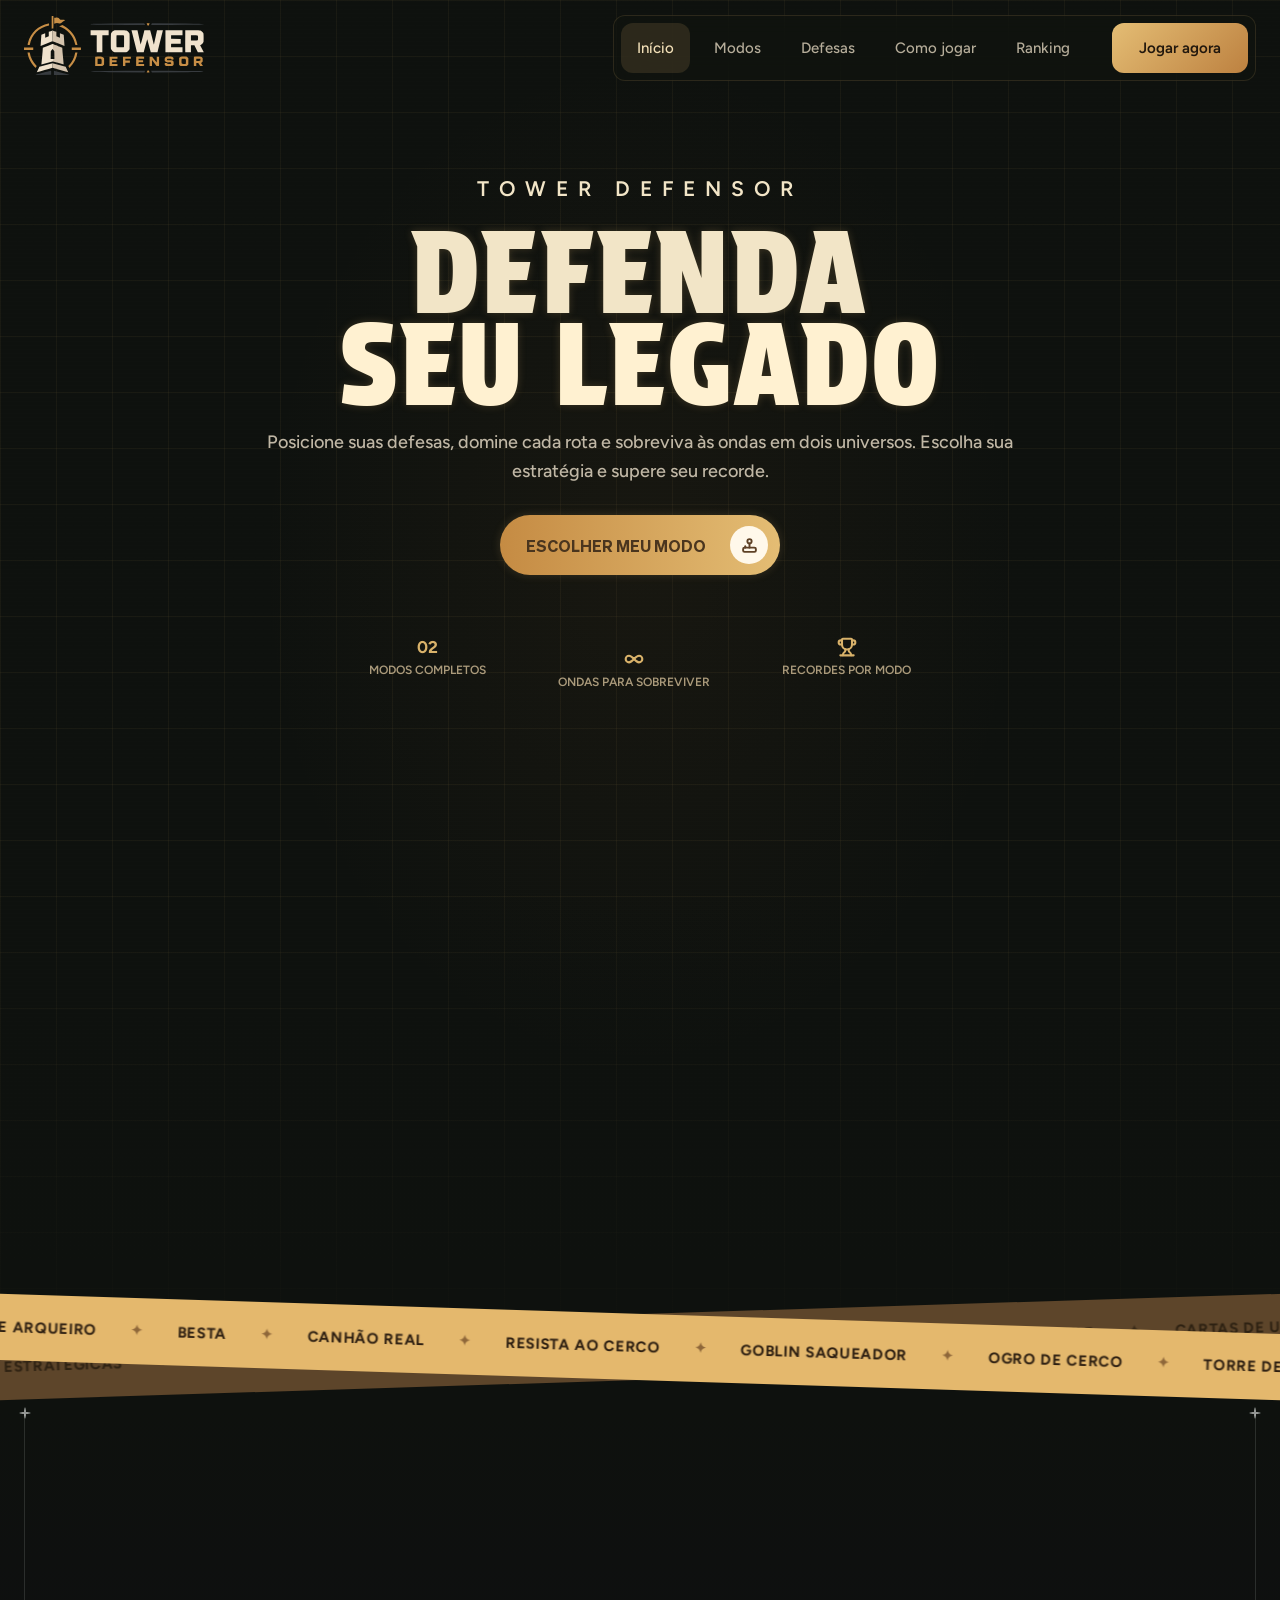
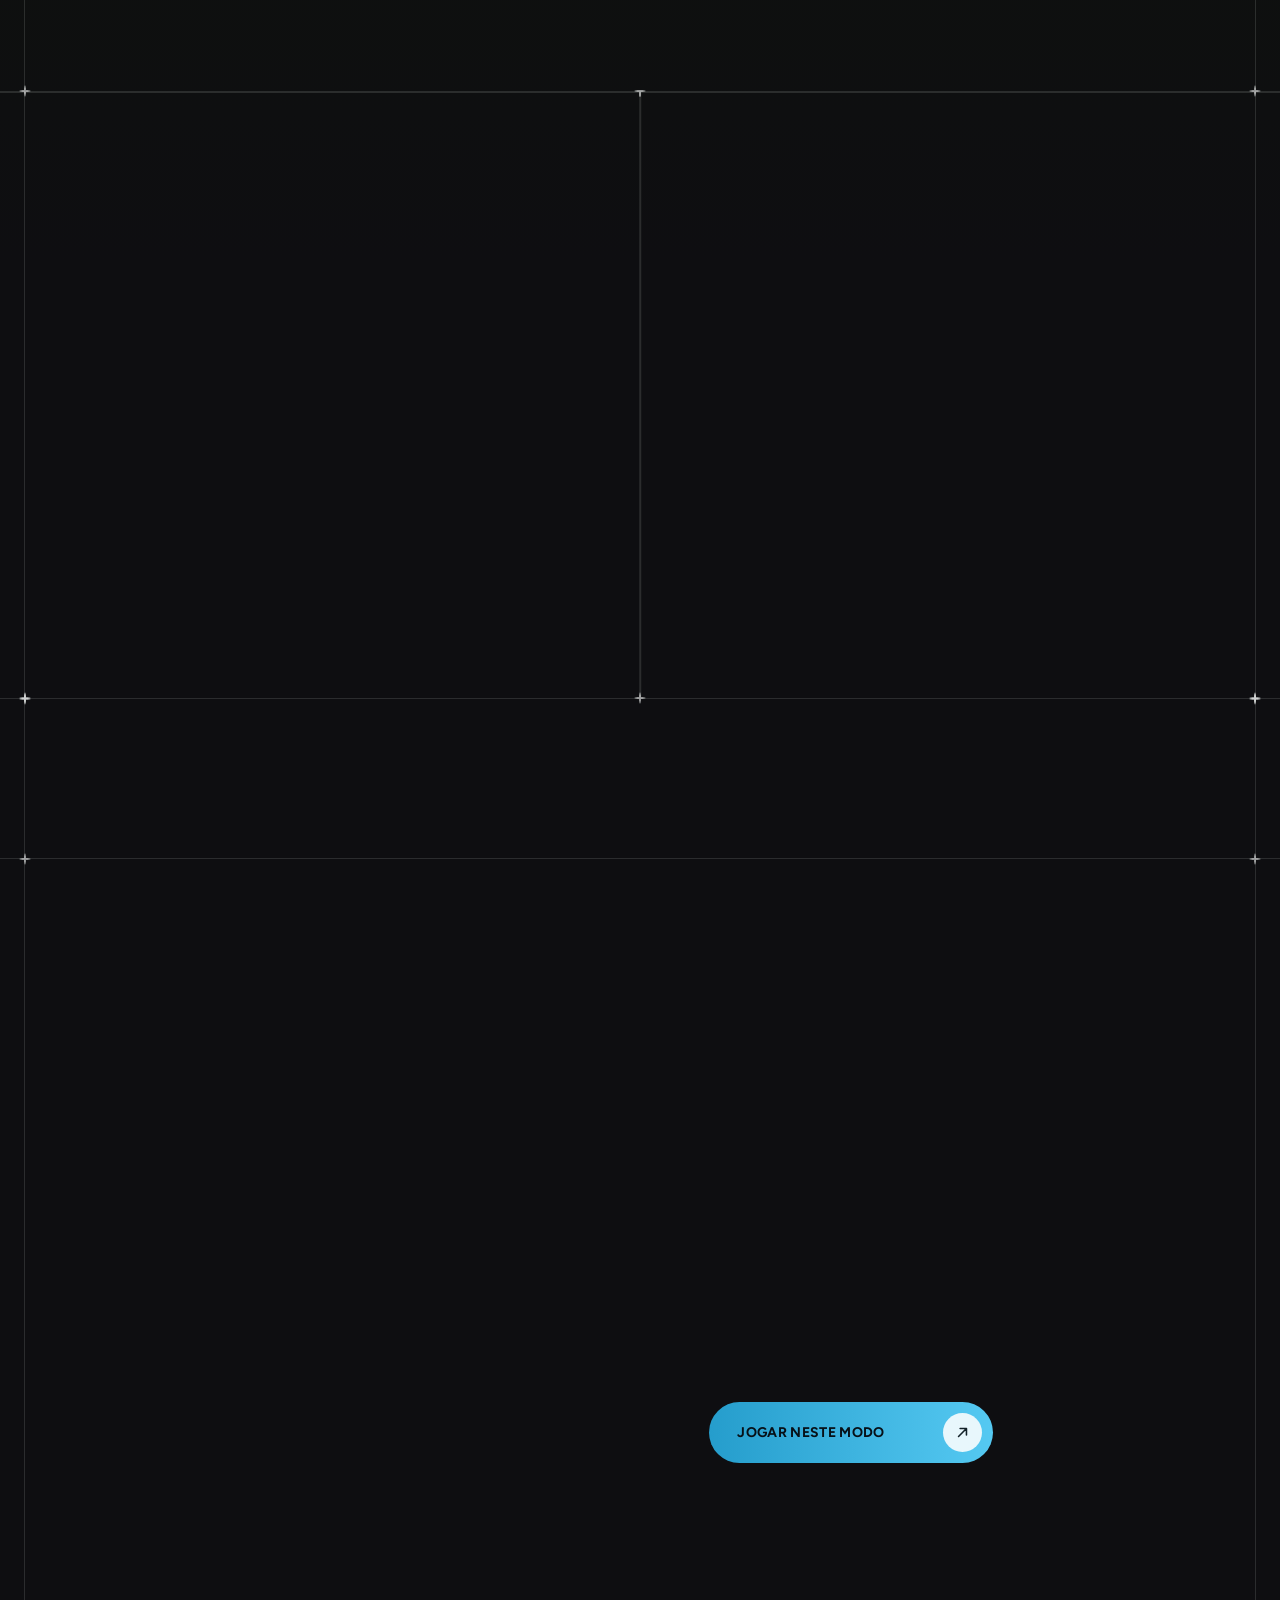
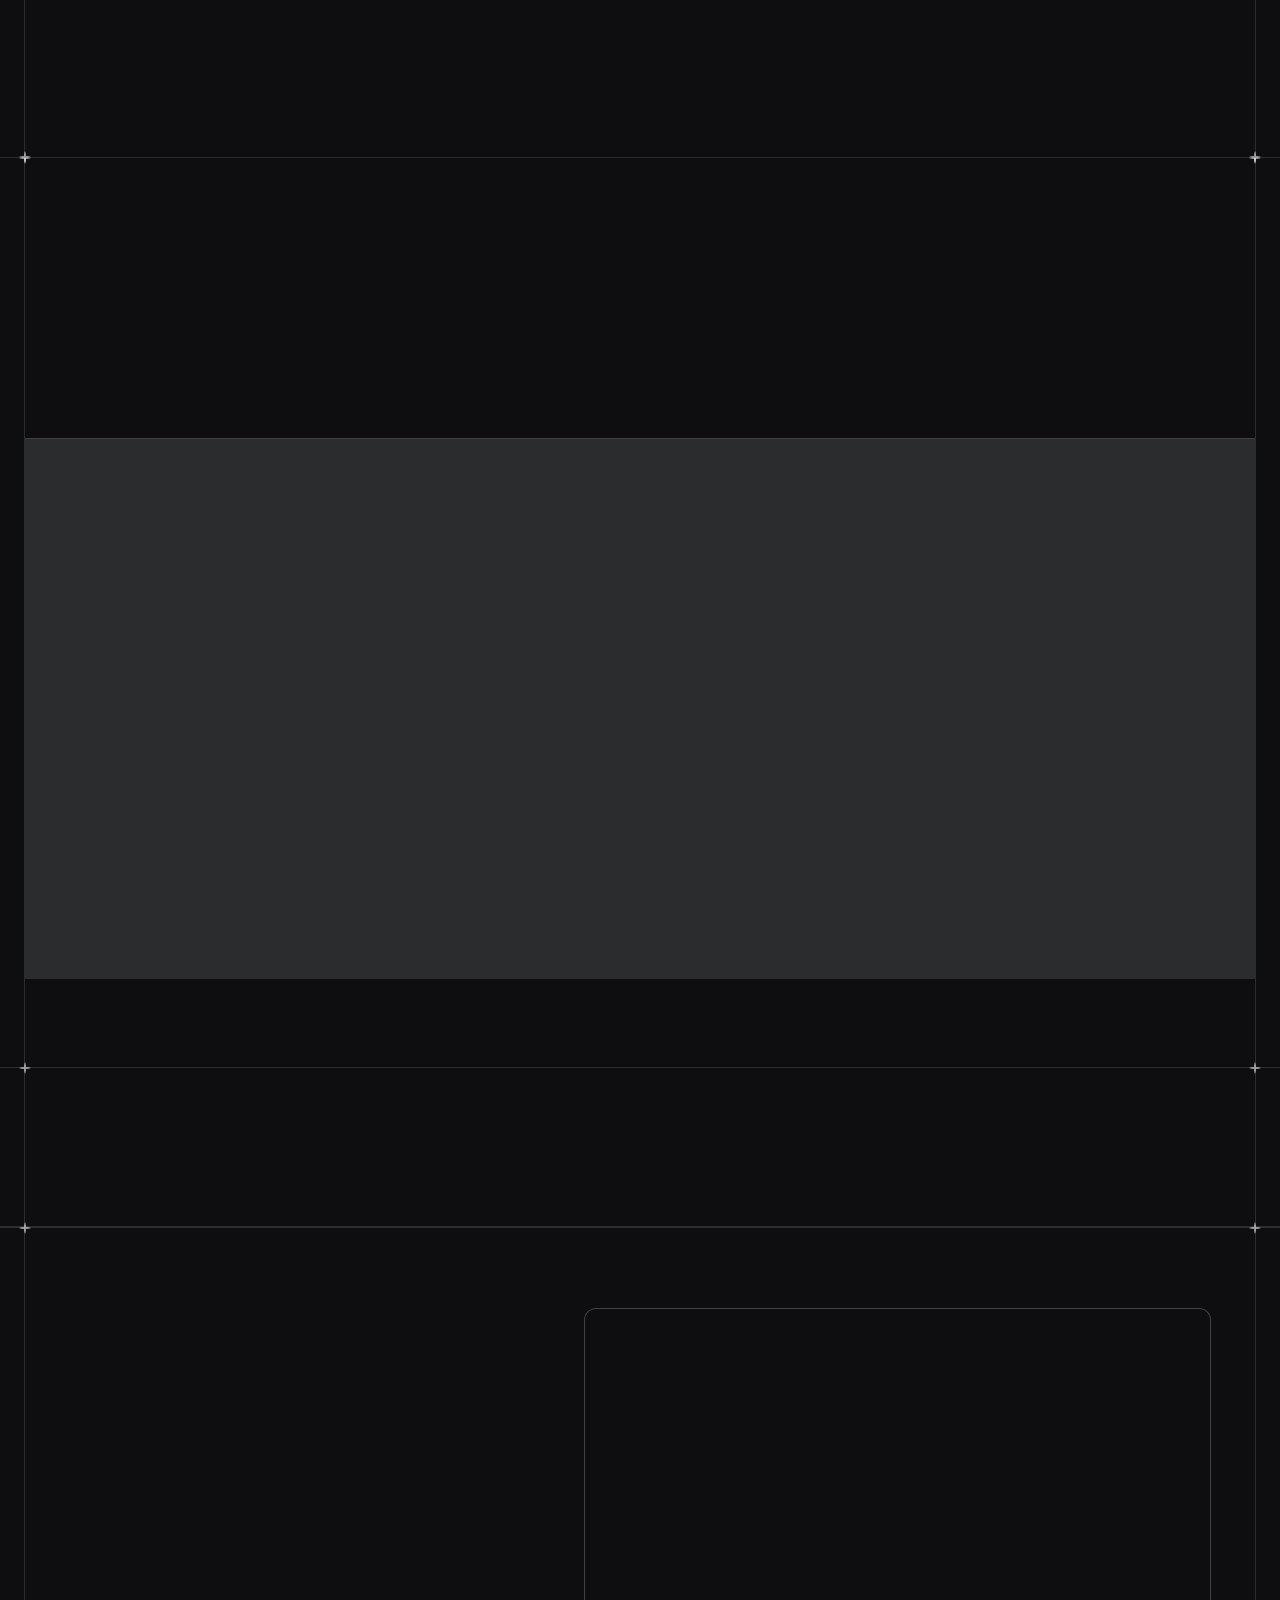
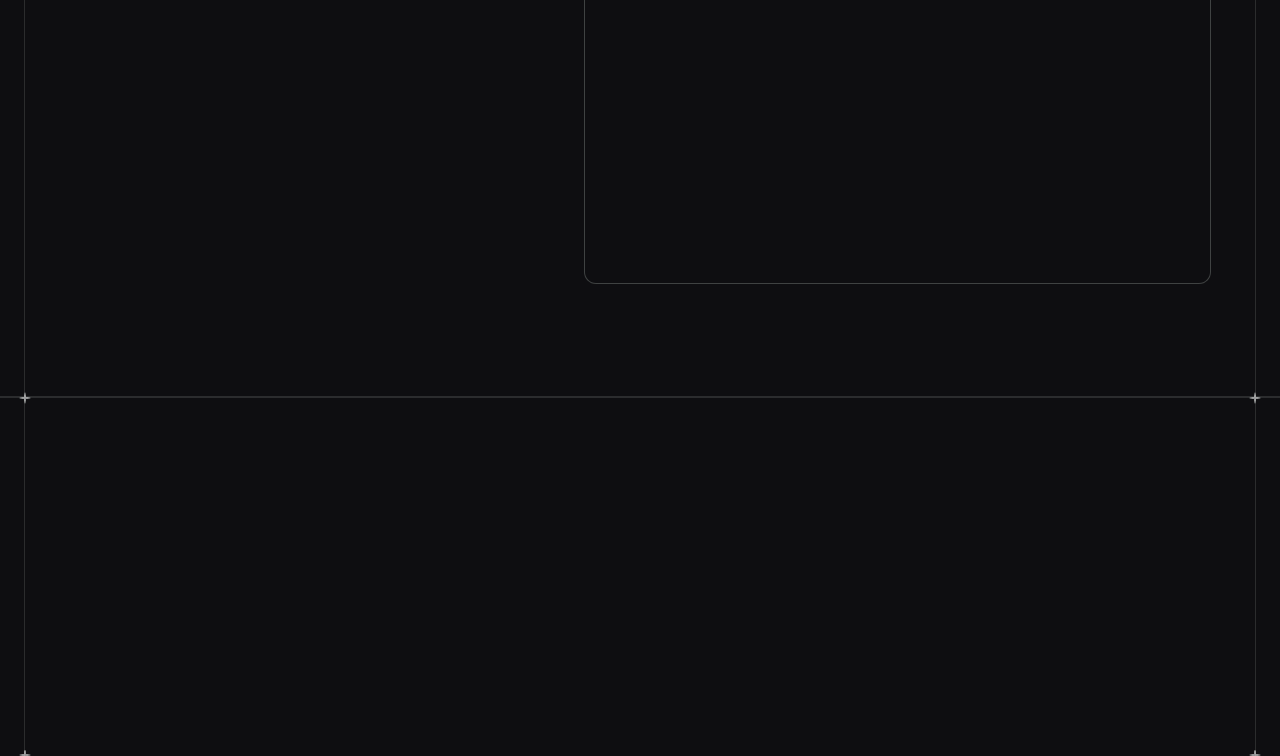
<file: index.html>
<!doctype html>
<html lang="pt-BR">
  <head>
    <meta charset="UTF-8" />
    <meta name="viewport" content="width=device-width, initial-scale=1" />
    <meta name="description" content="Jogue Tower Defensor, escolha entre os universos Futurista e Medieval, posicione suas defesas e sobreviva a ondas cada vez mais desafiadoras." />
    <meta name="robots" content="index, follow, max-image-preview:large, max-snippet:-1, max-video-preview:-1" />
    <meta name="theme-color" content="#070a0f" />
    <meta name="application-name" content="Tower Defensor" />
    <meta name="referrer" content="strict-origin-when-cross-origin" />
    <title>Tower Defensor | Tower defense futurista e medieval</title>
    <link rel="canonical" href="https://tower-defender.pages.dev/" />
    <link rel="manifest" href="./site.webmanifest" />
    <link rel="icon" type="image/svg+xml" href="./assets/images/favicon.svg" />
    <meta property="og:type" content="website" />
    <meta property="og:locale" content="pt_BR" />
    <meta property="og:site_name" content="Tower Defensor" />
    <meta property="og:title" content="Tower Defensor | Tower defense futurista e medieval" />
    <meta property="og:description" content="Escolha seu universo, monte sua estratégia e sobreviva a cada onda em Tower Defensor." />
    <meta property="og:url" content="https://tower-defender.pages.dev/" />
    <meta property="og:image" content="https://tower-defender.pages.dev/assets/images/hero-img-medieval.webp" />
    <meta property="og:image:width" content="1882" />
    <meta property="og:image:height" content="875" />
    <meta property="og:image:alt" content="Arena medieval do Tower Defensor com a estrada do cerco e as defesas do castelo" />
    <meta name="twitter:card" content="summary_large_image" />
    <meta name="twitter:title" content="Tower Defensor | Tower defense futurista e medieval" />
    <meta name="twitter:description" content="Escolha seu universo, monte sua estratégia e sobreviva a cada onda em Tower Defensor." />
    <meta name="twitter:image" content="https://tower-defender.pages.dev/assets/images/hero-img-medieval.webp" />
    <meta name="twitter:image:alt" content="Arena medieval do Tower Defensor com a estrada do cerco e as defesas do castelo" />
    <link rel="preconnect" href="https://fonts.googleapis.com" />
    <link rel="preconnect" href="https://fonts.gstatic.com" crossorigin />
    <link rel="stylesheet" href="https://fonts.googleapis.com/css2?family=DM+Mono:wght@400;500&amp;family=Figtree:wght@400;500;600;700;800&amp;family=Manrope:wght@400;500;600;700;800&amp;display=swap" />
    <link rel="preload" href="./assets/fonts/ProtestStrike-Regular.woff2" as="font" type="font/woff2" crossorigin />
    <link rel="preload" href="./assets/fonts/Sohne.woff2" as="font" type="font/woff2" crossorigin />
    <link rel="preload" href="./assets/images/hero-img-medieval.webp" as="image" type="image/webp" fetchpriority="high" />
    <link rel="stylesheet" href="./css/reset.css" />
    <link rel="stylesheet" href="./css/variables.css" />
    <link rel="stylesheet" href="./css/global.css" />
    <link rel="stylesheet" href="./css/sections/header.css" />
    <link rel="stylesheet" href="./css/floating-nav.css" />
    <link rel="stylesheet" href="./css/sections/hero.css" />
    <link rel="stylesheet" href="./css/sections/modes.css" />
    <link rel="stylesheet" href="./css/sections/defenses.css" />
    <link rel="stylesheet" href="./css/sections/tutorial.css" />
    <link rel="stylesheet" href="./css/sections/ranking.css" />
    <link rel="stylesheet" href="./css/sections/footer.css" />
    <link rel="stylesheet" href="./css/motion.css" />
    <link rel="stylesheet" href="./css/responsive.css" />
    <script type="application/ld+json">
      {
        "@context": "https://schema.org",
        "@type": "VideoGame",
        "name": "Tower Defensor",
        "url": "https://tower-defender.pages.dev/",
        "description": "Jogo de tower defense com universos Futurista e Medieval, defesas estratégicas e ondas progressivas.",
        "image": "https://tower-defender.pages.dev/assets/images/hero-img-medieval.webp",
        "inLanguage": "pt-BR",
        "genre": ["Tower defense", "Estratégia"],
        "playMode": "SinglePlayer",
        "gamePlatform": "Navegador web",
        "applicationCategory": "Game"
      }
    </script>
  </head>
  <body>
    <a class="skip-link" href="#conteudo">Pular para o conteúdo principal</a>
    <div class="site-shell is-futuristic">
      <div class="site-loader" data-site-loader role="status" aria-live="polite" aria-atomic="true" aria-label="Carregando Tower Defensor, 0 por cento">
        <div class="site-loader-panel">
          <img class="site-loader-logo" src="./assets/images/logo-horizontal.svg" alt="Tower Defensor" />
          <div class="site-loader-status">
            <span>INICIALIZANDO SISTEMA DE DEFESA</span>
            <strong data-loader-percent>0%</strong>
          </div>
          <div class="site-loader-bar" data-loader-bar aria-hidden="true">
            <span class="site-loader-bar-fill" data-loader-fill></span>
            <span class="site-loader-bar-dot" data-loader-dot></span>
          </div>
        </div>
      </div>

      <header class="topbar">
        <a class="brand" href="#inicio" aria-label="Tower Defensor início">
          <img src="./assets/images/logo-horizontal.svg" alt="Tower Defensor" />
        </a>
        <button class="mobile-toggle" type="button" aria-expanded="false" aria-controls="main-navigation" aria-label="Abrir menu">
          <span class="menu-icon" aria-hidden="true"></span>
        </button>
        <nav id="main-navigation" aria-label="Navegação principal">
          <a href="#inicio">Início</a>
          <a href="#modos">Modos</a>
          <a href="#defesas">Defesas</a>
          <a href="#tutorial">Como jogar</a>
          <a href="#ranking">Ranking</a>
          <a class="nav-play" href="#jogar">Jogar agora</a>
        </nav>
      </header>

      <nav class="floating-bottom-nav" aria-label="Navegação rápida" aria-hidden="true">
        <a href="#inicio" data-floating-nav-link>Início</a>
        <a href="#jogar" data-floating-nav-link>Modos</a>
        <a href="#defesas" data-floating-nav-link>Defesas</a>
        <a href="#tutorial" data-floating-nav-link>Como jogar</a>
        <a href="#ranking" data-floating-nav-link>Ranking</a>
        <a class="floating-nav-cta" href="https://tower-defender.pages.dev/">Jogar agora</a>
      </nav>

      <main id="conteudo">
        <section id="inicio" class="hero hero-reference" aria-labelledby="hero-title">
          <div class="hero-scanline" aria-hidden="true"></div>
          <div class="hero-center">
            <p class="hero-overline">TOWER DEFENSOR</p>
            <h1 id="hero-title">DEFENDA<br /><span>SEU LEGADO</span></h1>
            <p class="hero-lead">
              <span class="hero-copy-desktop">Posicione suas defesas, domine cada rota e sobreviva às ondas em dois universos. Escolha sua estratégia e supere seu recorde.</span>
              <span class="hero-copy-mobile">Defenda sua base e sobreviva às ondas em dois universos.</span>
            </p>
            <div class="hero-actions">
              <a class="button button-primary hero-cta" href="#jogar">ESCOLHER MEU MODO <span><i data-icon="joystick"></i></span></a>
            </div>
            <div class="hero-meta">
              <span><b>02</b> modos completos</span>
              <span><b><i data-icon="infinity"></i></b> ondas para sobreviver</span>
              <span><b><i data-icon="trophy"></i></b> recordes por modo</span>
            </div>
            <figure class="hero-feature-image">
              <img src="./assets/images/hero-img-medieval.webp" width="1882" height="875" fetchpriority="high" decoding="async" alt="Arena medieval do Tower Defensor com a estrada do cerco e as defesas do castelo" />
            </figure>
            <div class="hero-ribbons">
              <div class="hero-ticker ribbon ribbon--back" aria-label="Recursos do jogo">
                <div class="ticker-track ribbon__track"><span>DEFESAS ESTRATÉGICAS</span><b>✦</b><span>ROTAS RESPONSIVAS</span><b>✦</b><span>UPGRADES DE TORRES</span><b>✦</b><span>RECORDES POR MODO</span><b>✦</b><span>MAPAS MOBILE</span><b>✦</b><span>CARTAS DE UPGRADE</span><b>✦</b><span>DEFESAS ESTRATÉGICAS</span><b>✦</b><span>ROTAS RESPONSIVAS</span><b>✦</b><span>UPGRADES DE TORRES</span><b>✦</b><span>RECORDES POR MODO</span><b>✦</b><span>MAPAS MOBILE</span><b>✦</b><span>CARTAS DE UPGRADE</span></div>
              </div>
              <div class="hero-ticker ribbon ribbon--front" aria-hidden="true">
                <div class="ticker-track ribbon__track ticker-track-reverse"><span>TORRE DE ARQUEIRO</span><b>✦</b><span>BESTA</span><b>✦</b><span>CANHÃO REAL</span><b>✦</b><span>RESISTA AO CERCO</span><b>✦</b><span>GOBLIN SAQUEADOR</span><b>✦</b><span>OGRO DE CERCO</span><b>✦</b><span>TORRE DE ARQUEIRO</span><b>✦</b><span>BESTA</span><b>✦</b><span>CANHÃO REAL</span><b>✦</b><span>RESISTA AO CERCO</span><b>✦</b><span>GOBLIN SAQUEADOR</span><b>✦</b><span>OGRO DE CERCO</span></div>
              </div>
            </div>
          </div>
        </section>

        <section id="jogar" class="mode-section modes-section section-wrap" aria-labelledby="modes-title">
          <div class="modes-heading">
            <div>
              <p class="kicker">Dois universos. Uma defesa.</p>
              <h2 id="modes-title">ESCOLHA COMO VOCÊ<br />VAI SOBREVIVER</h2>
            </div>
            <div class="modes-heading-action">
              <p class="modes-intro">Duas rotas, dois ritmos e uma arena feita para testar suas decisões</p>
              <a class="button modes-cta" href="#tutorial">CONHECER TUTORIAL <span><i data-icon="circle-help"></i></span></a>
            </div>
            <span class="section-grid-marker section-grid-marker-top-left" aria-hidden="true"></span>
            <span class="section-grid-marker section-grid-marker-top-right" aria-hidden="true"></span>
          </div>
          <div id="modos" class="mode-grid" role="radiogroup" aria-labelledby="modes-title">
            <span class="grid-junction grid-junction-left" aria-hidden="true"></span>
            <span class="grid-junction grid-junction-center" aria-hidden="true"></span>
            <span class="grid-junction grid-junction-right" aria-hidden="true"></span>
            <span class="grid-junction grid-junction-bottom-left" aria-hidden="true"></span>
            <span class="grid-junction grid-junction-bottom-center" aria-hidden="true"></span>
            <span class="grid-junction grid-junction-bottom-right" aria-hidden="true"></span>
            <div class="mode-card futuristic-card selected" data-mode="futuristic" role="radio" aria-checked="true" tabindex="0">
              <div class="card-top"><img class="mode-icon-image" src="./assets/images/space-ship.webp" width="142" height="140" loading="lazy" decoding="async" alt="" /></div>
              <h3>Modo Futurista</h3>
              <p>Domine rotas energizadas, use torres de pulso e segure ondas velozes antes que qualquer ameaça alcance o núcleo.</p>
              <div class="mode-card-divider"></div>
              <div class="mode-placeholder"><img src="./assets/images/futurista-modo.webp" width="1362" height="692" loading="lazy" decoding="async" alt="Arena futurista do Tower Defensor" /></div>
            </div>
            <div class="mode-card medieval-card" data-mode="medieval" role="radio" aria-checked="false" tabindex="-1">
              <div class="card-top"><img class="mode-icon-image" src="./assets/images/castle.webp" width="134" height="142" loading="lazy" decoding="async" alt="" /></div>
              <h3>Modo Medieval</h3>
              <p>Proteja o castelo com arqueiros, bestas e canhões enquanto hordas inimigas avançam pela estrada do cerco.</p>
              <div class="mode-card-divider"></div>
              <div class="mode-placeholder"><img src="./assets/images/medieval-modo.webp" width="1362" height="692" loading="lazy" decoding="async" alt="Arena medieval do Tower Defensor" /></div>
            </div>
          </div>
        </section>

        <section id="defesas" class="defense-section defenses-section section-wrap" aria-labelledby="defenses-title">
          <div class="defenses-intro">
            <span class="defenses-grid-junction defenses-grid-junction-top-left" aria-hidden="true"></span>
            <span class="defenses-grid-junction defenses-grid-junction-top-right" aria-hidden="true"></span>
            <span class="defenses-grid-junction defenses-grid-junction-bottom-left" aria-hidden="true"></span>
            <span class="defenses-grid-junction defenses-grid-junction-bottom-right" aria-hidden="true"></span>
            <h2 id="defenses-title">CONHEÇA SUAS DEFESAS</h2>
          </div>
          <div class="defenses-content">
          <span class="section-grid-marker section-grid-marker-bottom-left" aria-hidden="true"></span>
          <span class="section-grid-marker section-grid-marker-bottom-right" aria-hidden="true"></span>
          <div class="defenses-heading">
            <div class="defense-mode-toggle" role="group" aria-label="Selecionar universo das defesas">
              <button class="selected" type="button" data-mode="futuristic" aria-pressed="true"><i data-icon="tower-control"></i><span>Futurista</span></button>
              <button type="button" data-mode="medieval" aria-pressed="false"><i data-icon="castle"></i><span>Medieval</span></button>
            </div>
            <div class="defenses-controls"><span data-defense-counter>01 / 03</span><button type="button" data-defense-previous aria-label="Defesa anterior"><i data-icon="arrow-left"></i></button><button type="button" data-defense-next aria-label="Próxima defesa"><i data-icon="arrow-right"></i></button></div>
          </div>
          <div class="defense-layout">
            <div class="defense-visual" aria-hidden="true">
              <div class="defense-route"></div>
              <span class="defense-arena-label">ÁREA DE CONSTRUÇÃO</span>
              <div class="defense-range-ring">
                <div class="tower-visual">
                  <canvas class="tower-preview-canvas" width="320" height="320" data-defense-tower-preview aria-hidden="true"></canvas>
                </div>
              </div>
              <div class="defense-mini-hud">
                <span><i data-icon="heart-pulse"></i><small>VIDA</small><b>20</b></span>
                <span><i data-icon="coins"></i><small data-defense-money-label>CRÉDITOS</small><b>150</b></span>
                <span><i data-icon="radar"></i><small data-defense-wave-label>ONDA</small><b>01</b></span>
              </div>
            </div>
            <div class="defense-mobile-navigation" role="group" aria-label="Navegação das defesas">
              <div class="defense-mobile-arrows">
                <button type="button" data-defense-previous aria-label="Defesa anterior"><i data-icon="arrow-left"></i></button>
                <button type="button" data-defense-next aria-label="Próxima defesa"><i data-icon="arrow-right"></i></button>
              </div>
            </div>
            <span class="defense-mobile-counter" data-defense-counter aria-live="polite">01 / 03</span>
            <div id="defense-panel" class="defense-slide" data-defense-slide role="tabpanel" aria-live="polite" aria-labelledby="defense-tab-basic">
              <p class="defense-description" data-defense-description>Precisão confiável para controlar a rota.</p>
              <h3 data-defense-name>Canhão de Pulso</h3>
              <p class="defense-role-copy" data-defense-role-copy>Uma opção confiável para começar a partida, controlar a rota e evoluir sem comprometer todos os seus créditos.</p>
              <div class="defense-stats">
                <span><i data-icon="flame"></i><b data-defense-damage>20</b><small>Dano</small></span>
                <span><i data-icon="target"></i><b data-defense-range>110</b><small>Alcance</small></span>
                <span><i data-icon="zap"></i><b data-defense-cooldown>0,7s</b><small>Cadência</small></span>
                <span><i data-icon="coins"></i><b data-defense-cost>50</b><small data-defense-cost-label>Créditos</small></span>
              </div>
              <a class="defense-cta" href="https://tower-defender.pages.dev/" data-play-defense>
                JOGAR NESTE MODO
                <span aria-hidden="true">
                  <svg viewBox="0 0 24 24" fill="none">
                    <path d="M7 17 17 7M9 7h8v8" />
                  </svg>
                </span>
              </a>
            </div>
          </div>
          <div class="defense-dots" role="tablist" aria-label="Selecionar defesa">
            <button id="defense-tab-basic" class="active" type="button" role="tab" aria-selected="true" aria-controls="defense-panel" aria-label="Mostrar defesa básica" tabindex="0" data-defense-index="0"><span class="defense-card-number">01</span><strong>Básica</strong><small>Equilíbrio</small><span class="defense-card-icon" aria-hidden="true"><i data-icon="target"></i></span></button>
            <button id="defense-tab-rapid" type="button" role="tab" aria-selected="false" aria-controls="defense-panel" aria-label="Mostrar defesa rápida" tabindex="-1" data-defense-index="1"><span class="defense-card-number">02</span><strong>Rápida</strong><small>Velocidade</small><span class="defense-card-icon" aria-hidden="true"><i data-icon="zap"></i></span></button>
            <button id="defense-tab-heavy" type="button" role="tab" aria-selected="false" aria-controls="defense-panel" aria-label="Mostrar defesa pesada" tabindex="-1" data-defense-index="2"><span class="defense-card-number">03</span><strong>Pesada</strong><small>Impacto</small><span class="defense-card-icon" aria-hidden="true"><i data-icon="bomb"></i></span></button>
          </div>
          </div>
        </section>

        <section id="ranking" class="ranking-section section-wrap" aria-labelledby="ranking-title">
          <div class="ranking-intro">
            <span class="section-grid-marker section-grid-marker-top-left" aria-hidden="true"></span>
            <span class="section-grid-marker section-grid-marker-top-right" aria-hidden="true"></span>
            <span class="section-grid-marker section-grid-marker-bottom-left" aria-hidden="true"></span>
            <span class="section-grid-marker section-grid-marker-bottom-right" aria-hidden="true"></span>
            <h2 id="ranking-title">DOIS MODOS, DOIS RECORDES PARA SUPERAR!</h2>
          </div>
          <div class="ranking-inner">
            <div class="ranking-copy">
              <p class="kicker"><i data-icon="trophy"></i>Hall da fama</p>
              <h3>Seu lugar é no topo.</h3>
              <p>Os cinco maiores resultados da arena, classificados por pontuação e pela maior onda superada.</p>
              <a class="defense-cta ranking-cta" href="https://tower-defender.pages.dev/">
                CONQUISTAR MEU LUGAR
                <span aria-hidden="true">
                  <svg viewBox="0 0 24 24" fill="none">
                    <path d="M7 17 17 7M9 7h8v8" />
                  </svg>
                </span>
              </a>
            </div>
            <div class="ranking-board">
              <div class="ranking-table" role="table" aria-label="Ranking dos universos">
                <div class="ranking-table-header" role="row">
                  <span role="columnheader">Posição</span><span role="columnheader">Universo</span><span role="columnheader">Pontuação</span><span role="columnheader">Maior onda</span><span role="columnheader">Data</span>
                </div>
                <div class="ranking-table-row is-medieval" role="row">
                  <span class="ranking-position" role="cell">01</span>
                  <div class="ranking-universe" role="cell"><span class="record-mode-icon"><i data-icon="castle"></i></span><strong>Medieval</strong></div>
                  <div class="ranking-metric" role="cell"><span>Pontuação</span><strong>146.030 pts</strong></div>
                  <div class="ranking-metric" role="cell"><span>Maior onda</span><strong>35</strong></div>
                  <time class="ranking-date" datetime="2026-07-14" role="cell">14 JUL 2026</time>
                </div>
                <div class="ranking-table-row is-futuristic" role="row">
                  <span class="ranking-position" role="cell">02</span>
                  <div class="ranking-universe" role="cell"><span class="record-mode-icon"><i data-icon="tower-control"></i></span><strong>Futurista</strong></div>
                  <div class="ranking-metric" role="cell"><span>Pontuação</span><strong>128.450 pts</strong></div>
                  <div class="ranking-metric" role="cell"><span>Maior onda</span><strong>31</strong></div>
                  <time class="ranking-date" datetime="2026-07-12" role="cell">12 JUL 2026</time>
                </div>
                <div class="ranking-table-row is-medieval" role="row">
                  <span class="ranking-position" role="cell">03</span>
                  <div class="ranking-universe" role="cell"><span class="record-mode-icon"><i data-icon="castle"></i></span><strong>Medieval</strong></div>
                  <div class="ranking-metric" role="cell"><span>Pontuação</span><strong>103.200 pts</strong></div>
                  <div class="ranking-metric" role="cell"><span>Maior onda</span><strong>28</strong></div>
                  <time class="ranking-date" datetime="2026-07-10" role="cell">10 JUL 2026</time>
                </div>
                <div class="ranking-table-row is-futuristic" role="row">
                  <span class="ranking-position" role="cell">04</span>
                  <div class="ranking-universe" role="cell"><span class="record-mode-icon"><i data-icon="tower-control"></i></span><strong>Futurista</strong></div>
                  <div class="ranking-metric" role="cell"><span>Pontuação</span><strong>86.400 pts</strong></div>
                  <div class="ranking-metric" role="cell"><span>Maior onda</span><strong>24</strong></div>
                  <time class="ranking-date" datetime="2026-07-08" role="cell">08 JUL 2026</time>
                </div>
                <div class="ranking-table-row is-medieval" role="row">
                  <span class="ranking-position" role="cell">05</span>
                  <div class="ranking-universe" role="cell"><span class="record-mode-icon"><i data-icon="castle"></i></span><strong>Medieval</strong></div>
                  <div class="ranking-metric" role="cell"><span>Pontuação</span><strong>71.980 pts</strong></div>
                  <div class="ranking-metric" role="cell"><span>Maior onda</span><strong>20</strong></div>
                  <time class="ranking-date" datetime="2026-07-06" role="cell">06 JUL 2026</time>
                </div>
              </div>
            </div>
          </div>
        </section>

        <section id="tutorial" class="tutorial-section section-wrap" aria-labelledby="tutorial-title">
          <div class="tutorial-content">
          <span class="section-grid-marker section-grid-marker-top-left" aria-hidden="true"></span>
          <span class="section-grid-marker section-grid-marker-top-right" aria-hidden="true"></span>
          <div class="tutorial-heading">
            <div class="section-heading"><h2 id="tutorial-title">DA PRIMEIRA DEFESA AO PRÓXIMO RECORDE</h2></div>
            <div class="tutorial-heading-action">
              <p class="tutorial-intro">A lógica é simples de aprender e difícil de dominar: construa fora da rota, administre recursos e adapte sua estratégia a cada onda.</p>
              <a class="tutorial-records-cta" href="#ranking">VER RECORDES <span><i data-icon="trophy"></i></span></a>
            </div>
          </div>
          <div class="gameplay-loop" aria-label="Fluxo principal da partida">
            <article><span>01</span><div><small><i data-icon="joystick"></i>PREPARE</small><h3>Escolha o universo</h3><p>Defenda o núcleo no modo Futurista ou proteja o castelo no modo Medieval.</p></div></article>
            <article><span>02</span><div><small><i data-icon="tower-control"></i>CONSTRUA</small><h3>Selecione uma defesa</h3><p>Use uma unidade Básica, Rápida ou Pesada conforme a ameaça e seus recursos.</p></div></article>
            <article><span>03</span><div><small><i data-icon="crosshair"></i>POSICIONE</small><h3>Domine o grid</h3><p>No desktop, clique fora da rota. No mobile, arraste até uma célula livre. Verde constrói; vermelho cancela.</p></div></article>
            <article><span>04</span><div><small><i data-icon="target"></i>RESISTA</small><h3>Inicie a onda</h3><p>As defesas atacam automaticamente os inimigos mais próximos da base. Não deixe nenhum atravessar.</p></div></article>
            <article><span>05</span><div><small><i data-icon="zap"></i>EVOLUA</small><h3>Melhore ou venda</h3><p>Selecione unidades posicionadas para ganhar níveis ou vender e recuperar 70% do valor investido.</p></div></article>
            <article><span>06</span><div><small><i data-icon="infinity"></i>ADAPTE</small><h3>Escolha uma carta</h3><p>A cada três ondas concluídas, escolha uma melhoria roguelite e transforme sua estratégia.</p></div></article>
          </div>
          <button class="tutorial-callout" type="button" data-shortcuts-open aria-haspopup="dialog" aria-controls="shortcuts-dialog" aria-expanded="false" aria-label="Conhecer os atalhos do jogo">
            <div class="tutorial-shortcuts-copy"><small>CONHEÇA OS ATALHOS DO JOGO</small><strong>Domine os comandos e reaja mais rápido.</strong></div>
            <span class="tutorial-shortcuts-trigger">CONHECER ATALHOS <span class="tutorial-shortcuts-arrow" aria-hidden="true"><i data-icon="arrow-right"></i></span></span>
          </button>
          </div>
        </section>
      </main>

      <div class="shortcuts-modal" data-shortcuts-modal hidden>
        <div class="shortcuts-modal-backdrop" data-shortcuts-close aria-hidden="true"></div>
        <section id="shortcuts-dialog" class="shortcuts-dialog" role="dialog" aria-modal="true" aria-labelledby="shortcuts-title" tabindex="-1">
          <div class="shortcuts-dialog-header">
            <div><p>COMANDOS RÁPIDOS</p><h2 id="shortcuts-title">ATALHOS DO JOGO</h2></div>
            <button class="shortcuts-close" type="button" data-shortcuts-close aria-label="Fechar atalhos">×</button>
          </div>
          <p class="shortcuts-dialog-intro">Use o teclado para selecionar, melhorar ou vender defesas sem perder o ritmo da partida.</p>
          <div class="shortcuts-panel" aria-label="Lista de atalhos">
            <article><kbd>Q</kbd><div><strong>Arma leve</strong><p>Seleciona a defesa básica para iniciar sua estratégia.</p></div></article>
            <article><kbd>W</kbd><div><strong>Arma rápida</strong><p>Seleciona a defesa de maior cadência contra grupos de inimigos.</p></div></article>
            <article><kbd>E</kbd><div><strong>Arma pesada</strong><p>Seleciona a defesa de alto impacto para ameaças resistentes.</p></div></article>
            <article><kbd>V</kbd><div><strong>Vender torre</strong><p>Vende a torre selecionada e libera espaço para uma nova estratégia.</p></div></article>
            <article><kbd>R</kbd><div><strong>Melhorar nível</strong><p>Aprimora a torre selecionada para reforçar a defesa.</p></div></article>
          </div>
        </section>
      </div>

      <footer>
        <div class="footer-inner">
          <span class="section-grid-marker section-grid-marker-top-left" aria-hidden="true"></span>
          <span class="section-grid-marker section-grid-marker-top-right" aria-hidden="true"></span>
          <span class="section-grid-marker section-grid-marker-bottom-left" aria-hidden="true"></span>
          <span class="section-grid-marker section-grid-marker-bottom-right" aria-hidden="true"></span>
          <div class="footer-brand">
            <img src="./assets/images/logo-horizontal.svg" loading="lazy" decoding="async" alt="Tower Defensor" />
            <p class="footer-brand-title">Defenda sua base. Construa seu recorde.</p>
            <p class="footer-brand-copy">Escolha seu universo, monte sua estratégia e sobreviva a cada onda.</p>
          </div>
          <nav class="footer-nav" aria-label="Navegação do rodapé">
            <p class="footer-label">NAVEGAÇÃO</p>
            <a href="#inicio"><i data-icon="joystick"></i>Início</a>
            <a href="#jogar"><i data-icon="target"></i>Modos</a>
            <a href="#defesas"><i data-icon="tower-control"></i>Defesas</a>
            <a href="#tutorial"><i data-icon="circle-help"></i>Como jogar</a>
            <a href="#ranking"><i data-icon="trophy"></i>Ranking</a>
          </nav>
          <div class="footer-start">
            <p class="footer-label">E-MAIL PARA CONTATO</p>
            <form class="footer-contact-form">
              <label for="footer-email">Seu e-mail</label>
              <input id="footer-email" name="email" type="email" placeholder="Seu e-mail" autocomplete="email" />
              <button type="button">ENVIAR</button>
            </form>
            <div class="footer-social">
              <p class="footer-label">SOCIAIS</p>
              <div class="footer-social-links">
                <a href="https://www.instagram.com/" target="_blank" rel="noopener noreferrer" aria-label="Instagram">
                  <svg viewBox="0 0 24 24" aria-hidden="true"><rect x="3.5" y="3.5" width="17" height="17" rx="4" /><circle cx="12" cy="12" r="3.5" /><circle cx="17.4" cy="6.8" r="0.8" fill="currentColor" stroke="none" /></svg>
                </a>
                <a href="https://www.youtube.com/" target="_blank" rel="noopener noreferrer" aria-label="YouTube">
                  <svg viewBox="0 0 24 24" aria-hidden="true"><path d="M21 12c0 3.2-.4 5.2-1.1 6.2-.7.8-2.1 1.1-4.8 1.1H8.9c-2.7 0-4.1-.3-4.8-1.1C3.4 17.2 3 15.2 3 12s.4-5.2 1.1-6.2c.7-.8 2.1-1.1 4.8-1.1h6.2c2.7 0 4.1.3 4.8 1.1C20.6 6.8 21 8.8 21 12Z" /><path d="m10 8.8 5 3.2-5 3.2V8.8Z" fill="currentColor" stroke="none" /></svg>
                </a>
                <a href="https://x.com/" target="_blank" rel="noopener noreferrer" aria-label="X">
                  <svg viewBox="0 0 24 24" aria-hidden="true"><path d="M5 4.5 18.5 19.5M18.5 4.5 5 19.5" /></svg>
                </a>
              </div>
            </div>
          </div>
          <div class="footer-bottom"><p>TOWER DEFENSOR © 2026. TODOS OS DIREITOS RESERVADOS.</p><p>SITE DESENVOLVIDO POR <a href="https://mercoestudio.com.br/" target="_blank" rel="noopener noreferrer"><strong>MERCO</strong></a></p></div>
        </div>
      </footer>
    </div>
    <script type="module" src="./js/main.js"></script>
  </body>
</html>
</file>
<file: css/variables.css>
@font-face {
  font-family: ProtestStrike;
  src: url("../assets/fonts/ProtestStrike-Regular.woff2") format("woff2");
  font-display: swap;
}

@font-face {
  font-family: SohneLocal;
  src: url("../assets/fonts/Sohne.woff2") format("woff2");
  font-display: swap;
}

:root {
  --bg: #070a0f;
  --panel: #0d141f;
  --line: #263443;
  --text: #eff5fb;
  --muted: #8d9eae;
  --cyan: #37c8ff;
  --gold: #d8b35a;
  --green: #34d399;
}
</file>
<file: css/global.css>
html {
  max-width: 100%;
  overflow-x: hidden;
  overflow-x: clip;
}

body {
  max-width: 100%;
  overflow-x: hidden;
  overflow-x: clip;
  background: var(--bg);
  color: var(--text);
  font-family: Manrope, Arial, sans-serif;
}

.skip-link {
  position: fixed;
  z-index: 1000;
  top: 12px;
  left: 12px;
  padding: 12px 16px;
  border: 2px solid var(--cyan);
  border-radius: 4px;
  background: var(--bg);
  color: var(--text);
  font-weight: 700;
  transform: translateY(calc(-100% - 24px));
}

.skip-link:focus-visible {
  outline: 3px solid var(--cyan);
  outline-offset: 3px;
  transform: translateY(0);
}

* {
  box-sizing: border-box;
}

.site-shell {
  min-height: 100vh;
  position: relative;
  background: radial-gradient(circle at 80% 8%, rgba(55, 200, 255, 0.09), transparent 30%), var(--bg);
}

.site-shell.is-medieval {
  --cyan: var(--gold);
  --panel: #141b17;
  background: radial-gradient(circle at 80% 8%, rgba(216, 179, 90, 0.1), transparent 30%), #101511;
}

.topbar,
.section-wrap,
footer {
  width: min(1180px, calc(100% - 64px));
  margin: auto;
}

.kicker {
  color: var(--cyan);
  font-family: Figtree, Manrope, sans-serif;
  font-size: 11px;
  font-weight: 500;
  letter-spacing: 0.12em;
  text-transform: uppercase;
}

section {
  padding: 100px 0;
  border-top: 1px solid rgba(141, 158, 174, 0.12);
}

.section-heading {
  max-width: 580px;
  margin-bottom: 42px;
}

.section-heading.compact {
  margin-bottom: 35px;
}

.card-top {
  display: flex;
  justify-content: space-between;
  margin-bottom: 68px;
}

.medieval-card {
  --cyan: var(--gold);
  background: #171c17;
}

.button {
  padding: 13px 20px;
  border-radius: 3px;
  background: var(--cyan);
  color: #061017 !important;
  font-weight: 800;
}

.button span {
  margin-left: 24px;
}

#conteudo {
  display: flex;
  flex-direction: column;
}

#conteudo #inicio { order: 1; }
#conteudo #jogar { order: 2; }
#conteudo #defesas { order: 3; }
#conteudo #tutorial { order: 4; }
#conteudo #ranking { order: 5; }

.mode-card:focus-visible,
.button:focus-visible,
.topbar a:focus-visible,
.mobile-toggle:focus-visible,
button:focus-visible,
a:focus-visible,
input:focus-visible,
[role="radio"]:focus-visible,
[role="tab"]:focus-visible {
  outline: 3px solid var(--cyan);
  outline-offset: 4px;
}
</file>
<file: css/sections/header.css>
footer {
  width: min(1180px, calc(100% - 64px));
  margin: auto;
}

.topbar{
    width: 100%;
    max-width: 1440px;
    margin: 0 auto;
}

.topbar {
  height: 86px;
  display: flex;
  align-items: center;
  justify-content: space-between;
  border-bottom: 1px solid rgba(141, 158, 174, 0.15);
}
.brand img {
  width: 166px;
  height: auto;
}
.topbar nav {
  display: flex;
  align-items: center;
  gap: 30px;
  color: var(--muted);
  font-size: 13px;
  font-weight: 700;
}
.topbar nav a:hover {
  color: var(--text);
}
.nav-play,
.button {
  background: var(--cyan);
  color: #061017 !important;
  padding: 13px 20px;
  border-radius: 3px;
  font-weight: 800;
}
.nav-play span,
.button span {
  margin-left: 24px;
}
.mobile-toggle {
  display: none;
  background: transparent;
  border: 0;
  color: var(--text);
  font-size: 24px;
}
.footer-brand p {
  margin-top: 15px;
}
@media (max-width: 800px) {
  .topbar,
  .section-wrap,
  footer {
    width: min(100% - 36px, 600px);
  }
  .topbar {
    height: 72px;
  }
  .brand img {
    width: 145px;
  }
  .mobile-toggle {
    display: block;
  }
  .topbar nav {
    display: none;
    position: absolute;
    z-index: 5;
    top: 72px;
    left: 18px;
    right: 18px;
    padding: 22px;
    background: var(--panel);
    border: 1px solid var(--line);
    flex-direction: column;
    align-items: flex-start;
  }
  .topbar nav.open {
    display: flex;
  }
  footer .footer-brand {
    grid-column: 1/-1;
  }
}

@media (max-width: 1000px) {
  .topbar,
  .section-wrap,
  footer {
    width: calc(100% - 32px);
  }

  .topbar {
    position: absolute;
    width: calc(100% - 32px);
    height: 78px;
  }

  .brand img {
    width: 150px;
  }

  .mobile-toggle {
    display: flex;
    align-items: center;
    justify-content: center;
    width: 48px;
    height: 48px;
    padding: 0;
    border: 1px solid rgba(217, 178, 106, .22);
    border-radius: 50%;
    background: #24251c;
    color: #f2e5c7;
    font-size: 0;
    line-height: 1;
    cursor: pointer;
  }

  .mobile-toggle::before {
    content: '☰';
    font-size: 25px;
    font-weight: 400;
  }

  .topbar nav,
  .topbar nav.open {
    position: absolute;
    top: 88px;
    right: 0;
    left: 0;
    display: none;
    flex-direction: column;
    align-items: stretch;
    gap: 8px;
    padding: 16px;
    border: 1px solid rgba(217, 178, 106, .3);
    border-radius: 18px;
    background: #141b17;
  }

  .topbar nav.open {
    display: flex;
  }

  .topbar nav > a,
  .topbar nav > a:first-child,
  .topbar nav > a:hover,
  .topbar nav .nav-play,
  .topbar nav .nav-play:hover {
    width: 100%;
    height: 52px !important;
    min-height: 52px !important;
    max-height: 52px !important;
    margin: 0;
    padding: 0 18px !important;
    justify-content: flex-start;
    border-radius: 12px !important;
    background: transparent;
    color: #e6d4ac !important;
    font-family: Figtree, Manrope, sans-serif;
    font-size: 16px;
    font-weight: 500;
    box-shadow: none !important;
  }

  .topbar nav > a:hover,
  .topbar nav > a:first-child {
    background: rgba(217, 178, 106, .14) !important;
    color: #f2e5c7 !important;
  }

  .topbar nav .nav-play,
  .topbar nav .nav-play:hover {
    justify-content: center;
    background: linear-gradient(135deg, #e4bd74, #bd8140) !important;
    color: #4a351e !important;
    font-weight: 600;
  }
}

.mode-card:focus-visible,
.button:focus-visible,
.text-link:focus-visible,
.topbar a:focus-visible,
.mobile-toggle:focus-visible {
  outline: 3px solid var(--cyan);
  outline-offset: 4px;
}
.topbar {
  position: absolute;
  z-index: 10;
  top: 0;
  left: 50%;
  transform: translateX(-50%);
  border-bottom: 0;
}
.topbar {
  height: 96px;
  width: min(1640px, calc(100% - 120px));
  border-bottom: 1px solid rgba(217, 178, 106, 0.13);
}
.brand img {
  width: 210px;
}
.topbar nav {
  gap: 8px;
  padding: 7px;
  border: 1px solid rgba(217, 178, 106, 0.14);
  border-radius: 999px;
  background: rgba(18, 20, 16, 0.55);
  backdrop-filter: blur(20px);
    -webkit-backdrop-filter: blur(20px);
  font-family: Figtree, Manrope, sans-serif;
}
.topbar nav a {
  padding: 12px 16px;
  border-radius: 999px;
  color: #b6ad9a;
}
.topbar nav a:hover,
.topbar nav a:first-child {
  background: rgba(217, 178, 106, 0.14);
  color: var(--medieval-light);
}
.topbar .nav-play {
  margin-left: 18px;
  padding: 15px 20px 15px 24px;
  border-radius: 12px;
  background: linear-gradient(135deg, #e4bd74, #bd8140);
  color: #21170d !important;
  box-shadow: 0 8px 25px rgba(143, 98, 57, 0.24);
  font-family: Figtree, Manrope, sans-serif;
}
@media (max-width: 800px) {
  .topbar {
    width: calc(100% - 32px);
    height: 78px;
  }
  .brand img {
    width: 158px;
  }
  .topbar nav {
    gap: 2px;
    padding: 5px;
  }
  .topbar nav a {
    padding: 10px 11px;
    font-size: 11px;
  }
  .topbar .nav-play {
    margin-left: 5px;
    padding: 11px 13px;
  }
}
.topbar {
  border-bottom: 0 !important;
}
.topbar nav,
.topbar nav a,
.topbar nav a:hover {
  font-size: 16px;
  color: #d7bd8a;
}
.topbar nav a:first-child {
  color: #f2dfb7;
}
.topbar .nav-play {
  font-size: 16px;
}
@media (max-width: 800px) {
  .topbar nav,
  .topbar nav a,
  .topbar nav a:hover,
  .topbar .nav-play {
    font-size: 13px;
  }
}
.brand img {
  width: 180px;
}
.topbar nav,
.topbar nav a,
.topbar nav a:hover {
  font-size: 15px;
  font-weight: 500;
}
.topbar .nav-play {
  font-size: 15px;
  font-weight: 500;
}
@media (max-width: 800px) {
  .brand img {
    width: 150px;
  }
  .topbar nav,
  .topbar nav a,
  .topbar nav a:hover,
  .topbar .nav-play {
    font-size: 13px;
  }
}
.brand img {
  width: 150px;
}
.topbar nav {
  border: 0;
  border-radius: 0;
  background: transparent;
  padding: 0;
  gap: 4px;
}
.topbar nav a,
.topbar nav a:hover,
.topbar nav a:first-child,
.topbar .nav-play {
  border-radius: 10px;
  background: transparent;
  color: #d7bd8a;
  padding: 12px 15px;
}
.topbar nav a:first-child {
  background: rgba(217, 178, 106, 0.12);
  color: #f2dfb7;
}
.topbar .nav-play {
  margin-left: 0;
  box-shadow: none;
  color: #d7bd8a !important;
}
@media (max-width: 800px) {
  .brand img {
    width: 132px;
  }
  .topbar nav a,
  .topbar nav a:hover,
  .topbar nav a:first-child,
  .topbar .nav-play {
    padding: 10px 10px;
    border-radius: 8px;
  }
}
.brand img {
  width: 180px;
}
.topbar nav {
  gap: 8px;
  padding: 7px;
  border: 1px solid rgba(217, 178, 106, 0.14);
  border-radius: 999px;
  background: rgba(18, 20, 16, 0.55);
}
.topbar nav a,
.topbar nav a:hover,
.topbar nav a:first-child {
  padding: 12px 16px;
  border-radius: 999px;
  background: transparent;
  color: #b6ad9a;
}
.topbar nav a:hover,
.topbar nav a:first-child {
  background: rgba(217, 178, 106, 0.14);
  color: #f2dfb7;
}
.topbar .nav-play {
  margin-left: 18px;
  padding: 15px 20px;
  border-radius: 12px;
  background: linear-gradient(135deg, #e4bd74, #bd8140);
  color: #21170d !important;
  box-shadow: 0 8px 25px rgba(143, 98, 57, 0.24);
}
@media (max-width: 800px) {
  .brand img {
    width: 150px;
  }
  .topbar nav {
    gap: 2px;
    padding: 5px;
  }
  .topbar nav a,
  .topbar nav a:hover,
  .topbar nav a:first-child {
    padding: 10px 11px;
  }
  .topbar .nav-play {
    margin-left: 5px;
    padding: 11px 13px;
  }
}
.topbar nav .nav-play:hover {
  background: linear-gradient(135deg, #e4bd74, #bd8140) !important;
  color: #21170d !important;
}
.topbar nav a:not(.nav-play):hover {
  background: rgba(217, 178, 106, 0.18) !important;
  color: #f2dfb7 !important;
}
.topbar nav {
  border-radius: 16px;
}
@media (max-width: 800px) {
  .topbar nav {
    border-radius: 12px;
  }
}
.topbar nav .nav-play {
  position: relative;
  overflow: hidden;
  transition:
    box-shadow 0.3s ease,
    background 0.3s ease;
}
.topbar nav .nav-play:before {
  content: "";
  position: absolute;
  top: 0;
  left: -100%;
  width: 100%;
  height: 100%;
  pointer-events: none;
  background: linear-gradient(
    90deg,
    transparent,
    rgba(255, 255, 255, 0.3),
    transparent
  );
  transition: left 0.5s ease;
}
.topbar nav .nav-play:hover {
  border-radius: 12px !important;
  transform: none !important;
  background: linear-gradient(135deg, #e4bd74, #bd8140) !important;
  color: #21170d !important;
}
.topbar nav .nav-play:hover:before {
  left: 100%;
}
.topbar nav .nav-play,
.topbar nav .nav-play:hover {
  box-sizing: border-box;
  min-width: 142px;
  min-height: 54px;
  height: 54px;
  padding: 15px 20px !important;
}
@media (max-width: 800px) {
  .topbar nav .nav-play,
  .topbar nav .nav-play:hover {
    min-width: 0;
    min-height: 46px;
    height: 46px;
    padding: 12px 13px !important;
  }
}
.topbar nav,
.topbar nav a:first-child,
.topbar nav .nav-play,
.topbar nav .nav-play:hover {
  border-radius: 12px !important;
}
.topbar nav .nav-play,
.topbar nav .nav-play:hover {
  min-width: 136px;
  min-height: 48px;
  height: 48px;
  padding: 12px 18px !important;
  font-size: 15px;
  font-weight: 500;
}
@media (max-width: 800px) {
  .topbar nav .nav-play,
  .topbar nav .nav-play:hover {
    min-width: 0;
    min-height: 44px;
    height: 44px;
    padding: 11px 13px !important;
    font-size: 13px;
  }
}
.topbar nav .nav-play,
.topbar nav .nav-play:hover {
  display: flex;
  align-items: center;
  justify-content: center;
  text-align: center;
  font-weight: 600;
}
.topbar nav a:hover:not(.nav-play) {
  border-radius: 12px !important;
}
.topbar nav .nav-play,
.topbar nav .nav-play:hover {
  width: 136px;
  min-width: 136px;
  padding: 0 !important;
}
.topbar nav .nav-play,
.topbar nav .nav-play:hover {
  height: 50px !important;
  min-height: 50px !important;
  padding: 0 !important;
  display: flex;
  align-items: center;
  justify-content: center;
}
.topbar nav > a {
  box-sizing: border-box;
  height: 50px !important;
  min-height: 50px !important;
  display: flex;
  align-items: center;
  justify-content: center;
}
.topbar nav .nav-play,
.topbar nav .nav-play:hover {
  width: 136px;
  height: 50px !important;
  min-height: 50px !important;
  max-height: 50px !important;
  padding: 0 !important;
  margin-top: 0;
  margin-bottom: 0;
}
@media (max-width: 800px) {
  .topbar nav > a {
    height: 44px !important;
    min-height: 44px !important;
  }
  .topbar nav .nav-play,
  .topbar nav .nav-play:hover {
    height: 44px !important;
    min-height: 44px !important;
    max-height: 44px !important;
  }
}.hero-reference .hero-feature-image,.hero-reference .hero-cta,.hero-reference .topbar .nav-play,.hero-reference .hero-ribbons .ribbon,.hero-reference .hero-ribbons .ribbon__track{box-shadow:none!important}
.topbar .nav-play,.topbar .nav-play:hover{box-shadow:none!important}
.mobile-toggle::before{content:none}.menu-icon{position:relative;display:block;width:23px;height:16px}.menu-icon::before,.menu-icon::after{content:'';position:absolute;left:0;width:23px;height:2px;border-radius:2px;background:currentColor;transition:transform .2s ease,top .2s ease}.menu-icon::before{top:2px}.menu-icon::after{top:12px}.menu-icon.is-open::before{top:7px;transform:rotate(45deg)}.menu-icon.is-open::after{top:7px;transform:rotate(-45deg)}
@media(max-width:1000px){.topbar nav,.topbar nav.open{left:50%;right:auto;width:calc(100vw - 32px);transform:translateX(-50%);align-items:center}.topbar nav>a,.topbar nav>a:first-child,.topbar nav>a:hover,.topbar nav .nav-play,.topbar nav .nav-play:hover{justify-content:center;text-align:center}.topbar nav>a:first-child{background:transparent!important;color:#e6d4ac!important}.topbar nav .nav-play,.topbar nav .nav-play:hover{width:100%!important}}
@media (max-width: 1000px) {
  .topbar nav > a,
  .topbar nav > a:hover,
  .topbar nav > a:first-child,
  .topbar nav .nav-play,
  .topbar nav .nav-play:hover {
    font-size: 16px !important;
  }

  .topbar nav .nav-play,
  .topbar nav .nav-play:hover {
    width: 100% !important;
    min-width: 0 !important;
    height: 54px !important;
    min-height: 54px !important;
    max-height: 54px !important;
  }
}

/* Mesmo grid de 1648px usado pelo conteudo da pagina. */
.topbar {
  width: min(1648px, calc(100% - 48px));
  max-width: 1648px;
}

@media (max-width: 1000px) {
  .topbar {
    width: calc(100% - 48px);
  }

  .topbar nav,
  .topbar nav.open {
    width: calc(100vw - 48px);
  }
}

@media (max-width: 1000px) {
  .topbar {
    position: fixed !important;
    z-index: 110;
    top: 0;
    right: 0;
    left: 0 !important;
    width: 100vw !important;
    max-width: none !important;
    margin: 0 !important;
    min-height: 78px;
    padding-inline: 24px;
    box-sizing: border-box;
    border: 1px solid transparent;
    border-top: 0;
    border-radius: 0 0 18px 18px;
    background: transparent;
    transform: none !important;
    transition: transform 260ms ease, background-color 220ms ease, border-color 220ms ease, backdrop-filter 220ms ease;
  }

  .topbar.is-scrolled {
    border-color: rgba(217, 178, 106, 0.24);
    border-right: 0;
    border-left: 0;
    background: rgba(12, 14, 12, 0.88);
    backdrop-filter: blur(16px);
  }

  .topbar.is-hidden {
    transform: translateY(-120%) !important;
  }
}

@media (prefers-reduced-motion: reduce) {
  .topbar {
    transition: none;
  }
}
</file>
<file: css/floating-nav.css>
.floating-bottom-nav {
  display: none;
}

@media (min-width: 1001px) {
  .floating-bottom-nav {
    position: fixed;
    z-index: 100;
    bottom: 22px;
    left: 50%;
    display: flex;
    align-items: center;
    gap: 3px;
    max-width: calc(100% - 32px);
    padding: 7px;
    border: 1px solid rgba(216, 179, 90, 0.24);
    border-radius: 14px;
    background: rgba(10, 13, 10, 0.9);
    box-shadow: none;
    opacity: 0;
    visibility: hidden;
    backdrop-filter: blur(18px);
    transform: translate(-50%, calc(100% + 42px)) scale(0.97);
    transition:
      opacity 280ms ease,
      visibility 280ms ease,
      transform 480ms cubic-bezier(0.22, 1, 0.36, 1);
  }

  .floating-bottom-nav.is-visible {
    opacity: 1;
    visibility: visible;
    transform: translate(-50%, 0) scale(1);
  }

  .floating-bottom-nav a {
    display: inline-flex;
    align-items: center;
    justify-content: center;
    min-height: 50px;
    padding: 0 17px;
    border-radius: 11px;
    color: #d9c89e;
    font: 500 14px/1 Figtree, Manrope, sans-serif;
    white-space: nowrap;
    transition: color 180ms ease, background-color 180ms ease;
  }

  .floating-bottom-nav a:hover,
  .floating-bottom-nav a.is-active {
    color: #f0dba9;
    background: rgba(216, 179, 90, 0.14);
  }

  .floating-bottom-nav .floating-nav-cta,
  .floating-bottom-nav .floating-nav-cta:hover {
    min-width: 136px;
    margin-left: 5px;
    padding-inline: 22px;
    background: #d9a14f;
    color: #24190c;
    font-weight: 700;
  }

  .floating-bottom-nav .floating-nav-cta:hover {
    background: #e3b15f;
  }
}

@media (prefers-reduced-motion: reduce) {
  .floating-bottom-nav,
  .floating-bottom-nav a {
    transition-duration: 0.01ms;
  }
}
</file>
<file: css/sections/hero.css>
.hero {
  min-height: 625px;
  display: grid;
  grid-template-columns: 1fr 1fr;
  gap: 72px;
  align-items: center;
  padding-top: 65px;
  padding-bottom: 75px;
}
.hero-lead {
  max-width: 450px;
  color: var(--muted);
  line-height: 1.7;
  font-size: 16px;
}
.hero-actions {
  display: flex;
  align-items: center;
  gap: 28px;
  margin: 34px 0 48px;
}
.hero-meta {
  display: flex;
  gap: 23px;
  color: var(--muted);
  font: 600 10px Figtree, Manrope, sans-serif;
  text-transform: uppercase;
}
.hero-meta b {
  display: block;
  color: var(--text);
  font-size: 17px;
  margin-bottom: 6px;
}
@media (max-width: 800px) {
  .hero {
    grid-template-columns: 1fr;
    gap: 35px;
    padding-top: 65px;
  }
  .hero-art {
    min-height: 300px;
  }
  .hero-actions {
    align-items: flex-start;
    flex-direction: column;
    gap: 20px;
    margin-bottom: 35px;
  }
  .hero-meta {
    gap: 12px;
    flex-wrap: wrap;
  }
}

@media (max-width: 1000px) {

  .hero-reference {
    width: 100%;
    padding-inline: 16px;
  }

  .hero-reference .hero-center {
    width: 100%;
  }

  .hero-reference .hero-feature-image {
    width: calc(100vw - 32px);
  }
}
.hero-ribbons .ribbon,
.hero-ribbons .ribbon--back,
.hero-ribbons .ribbon--front {
  filter: none !important;
  opacity: 1 !important;
  background-image: none !important;
}
.hero-ribbons .ribbon--back { background: #5d452a !important; }
.hero-ribbons .ribbon--front { background: #e4b86d !important; }
.hero-ribbons .ribbon__track,
.hero-ribbons .ribbon__track::before,
.hero-ribbons .ribbon__track::after,
.hero-ribbons .ribbon__track span,
.hero-ribbons .ribbon__track b {
  background: transparent !important;
  filter: none !important;
  text-shadow: none !important;
}
@media (max-width: 1000px) {
  .hero-ribbons .ribbon {
    overflow: hidden !important;
    backface-visibility: hidden !important;
    -webkit-backface-visibility: hidden !important;
    transform-style: flat !important;
  }
  .hero-ribbons .ribbon::before { display: none !important; }
  .hero-ribbons .ribbon--back { transform: translate(-50%, calc(-50% + 7px)) !important; }
  .hero-ribbons .ribbon--front { transform: translate(-50%, -50%) !important; }
  .hero-ribbons .ribbon__track { will-change: transform !important; }
}

@media (max-width: 1000px) {
  .hero-ribbons .ribbon {
    overflow: hidden;
    backface-visibility: hidden;
    -webkit-backface-visibility: hidden;
    transform-style: flat;
  }

  .hero-ribbons .ribbon::before {
    display: none;
  }

  .hero-ribbons .ribbon--back {
    transform: translate(-50%, calc(-50% + 7px)) !important;
  }

  .hero-ribbons .ribbon--front {
    transform: translate(-50%, -50%) !important;
  }

  .hero-ribbons .ribbon__track {
    will-change: transform;
    -webkit-font-smoothing: antialiased;
    text-rendering: auto;
  }
}
.hero-reference {
  position: relative;
  width: 100%;
  max-width: none;
  min-height: 1080px;
  overflow: hidden;
  display: block;
  padding: 102px 24px 0;
  text-align: center;
  background-color: #080b0d;
  background-image:
    linear-gradient(rgba(116, 168, 69, 0.09) 1px, transparent 1px),
    linear-gradient(90deg, rgba(116, 168, 69, 0.09) 1px, transparent 1px),
    radial-gradient(
      ellipse at 50% 48%,
      rgba(82, 164, 21, 0.17),
      transparent 39%
    );
  background-size:
    56px 56px,
    56px 56px,
    100% 100%;
  border: 0;
}
.hero-reference:after {
  content: "";
  position: absolute;
  inset: 0;
  pointer-events: none;
  background: linear-gradient(180deg, transparent 66%, #080b0d 99%);
}
.hero-scanline {
  position: absolute;
  inset: 0;
  opacity: 0.14;
  background: repeating-linear-gradient(
    0deg,
    transparent 0 3px,
    rgba(255, 255, 255, 0.045) 4px
  );
  pointer-events: none;
}
.hero-center {
  position: relative;
  z-index: 3;
  margin: auto;
  max-width: 900px;
}
.hero-event {
  font:
    16px SohneLocal,
    Manrope,
    sans-serif;
  color: #b8bbc0;
  margin: 0 0 22px;
}
.hero-overline {
  font:
    clamp(18px, 2vw, 29px) SohneLocal,
    Manrope,
    sans-serif;
  letter-spacing: 0.46em;
  color: #f0f5dd;
  margin: 0 0 26px;
}
.hero-reference h1 {
  font:
    clamp(74px, 10vw, 146px) ProtestStrike,
    Impact,
    sans-serif;
  line-height: 0.82;
  letter-spacing: 0.025em;
  color: #efffdc;
  text-shadow:
    0 0 12px rgba(206, 255, 137, 0.42),
    0 0 45px rgba(104, 255, 0, 0.22);
  margin: 0;
}
.hero-reference h1 span {
  color: #f6ffdf;
}
.hero-emblem {
  position: relative;
  width: 126px;
  height: 126px;
  margin: 26px auto 18px;
  display: grid;
  place-items: center;
  color: var(--cyan);
  font-family: SohneLocal, sans-serif;
}
.hero-emblem strong {
  font-size: 52px;
  text-shadow: 0 0 24px currentColor;
}
.hero-emblem small {
  position: absolute;
  bottom: -12px;
  left: 50%;
  transform: translateX(-50%);
  font: 600 9px Figtree, Manrope, sans-serif;
  letter-spacing: 0.16em;
  color: #b4c2b0;
}
.hero-reference .hero-lead {
  max-width: 680px;
  margin: 0 auto;
  color: #9da49c;
  font:
    16px/1.65 SohneLocal,
    Manrope,
    sans-serif;
}
.hero-reference .hero-actions {
  justify-content: center;
  margin: 28px 0 28px;
}
.hero-cta {
  min-width: 310px;
  border-radius: 999px;
  background: #85f000;
  box-shadow:
    0 0 16px rgba(132, 240, 0, 0.66),
    0 0 44px rgba(132, 240, 0, 0.22);
  font-family: SohneLocal, Manrope, sans-serif;
}
.hero-reference .text-link {
  font:
    12px SohneLocal,
    Manrope,
    sans-serif;
  letter-spacing: 0.09em;
  color: #a7aea7;
}
.hero-reference .hero-meta {
  justify-content: center;
  position: relative;
  z-index: 3;
  color: #8c998d;
  margin-top: 22px;
}
.hero-reference .hero-meta b {
  color: #b9ff5b;
}
.hero-bottom-art {
  position: absolute;
  z-index: 2;
  bottom: -100px;
  left: 50%;
  transform: translateX(-50%);
  width: min(900px, 82%);
  height: 265px;
}
.hero-window {
  position: relative;
  height: 100%;
  overflow: hidden;
  border: 1px solid rgba(152, 194, 148, 0.45);
  border-radius: 14px 14px 0 0;
  background: #111a17;
  box-shadow: 0 0 38px rgba(82, 187, 45, 0.16);
}
.hero-map-grid {
  position: absolute;
  inset: 40px 0 0;
  background-image:
    linear-gradient(rgba(92, 151, 80, 0.15) 1px, transparent 1px),
    linear-gradient(90deg, rgba(92, 151, 80, 0.15) 1px, transparent 1px);
  background-size: 34px 34px;
}
.hero-map-path {
  position: absolute;
  width: 65%;
  height: 115px;
  left: 15%;
  top: 92px;
  border: 22px solid #4b643d;
  border-radius: 50px;
  transform: rotate(-5deg);
  box-shadow: 0 0 0 8px rgba(28, 50, 30, 0.85);
}
.hero-map-base {
  position: absolute;
  z-index: 2;
  right: 13%;
  top: 104px;
  color: var(--cyan);
  font-size: 62px;
  text-shadow: 0 0 24px currentColor;
}
@media (max-width: 800px) {
  .hero-reference {
    min-height: 820px;
    padding-top: 105px;
  }
  .hero-event {
    font-size: 11px;
  }
  .hero-overline {
    font-size: 15px;
    letter-spacing: 0.27em;
    margin: 0px 0px 16px 0px;
  }
  .hero-reference h1 {
    font-size: clamp(65px, 17vw, 105px);
  }
  .hero-reference .hero-lead {
    font-size: 14px;
    max-width: 340px;
  }
  .hero-reference .hero-meta {
    gap: 14px;
  }
  .hero-reference .hero-meta span {
    font-size: 9px;
  }
  .hero-cta {
    min-width: 280px;
  }
  .hero-bottom-art {
    width: 94%;
    height: 200px;
    bottom: -50px;
  }
  .hero-map-path {
    top: 78px;
    height: 78px;
    border-width: 16px;
  }
  .hero-map-base {
    top: 84px;
    font-size: 44px;
  }
}
.hero-cta {
  position: relative;
  overflow: hidden;
}
.hero-cta:before {
  pointer-events: none;
}
.hero-reference {
  min-height: 1320px;
  padding-top: 126px;
}
.hero-reference .hero-event,
.hero-reference .hero-overline,
.hero-reference .hero-lead,
.hero-reference .hero-meta,
.hero-reference .text-link,
.hero-reference .hero-ticker,
.hero-reference .hero-progress-label {
  font-family: Figtree, Manrope, sans-serif;
}
.hero-reference .hero-event {
  font-weight: 600;
}
.hero-reference .hero-overline {
  font-weight: 600;
}
.hero-reference .hero-lead {
  font-weight: 500;
}
.hero-reference .hero-meta {
  font-weight: 500;
}
.hero-reference .hero-actions {
  margin-bottom: 28px;
}
.hero-reference .hero-feature-image {
  width: min(1080px, 94vw);
  height: 365px;
  margin: 36px auto 0;
  transform: none;
  border-color: rgba(217, 178, 106, 0.72);
  border-radius: 16px;
  box-shadow: 0 0 45px rgba(143, 98, 57, 0.3);
}
.hero-reference .hero-feature-image img {
  object-position: center center;
}
.hero-progress,
.hero-progress-label {
  display: none;
}
.hero-ticker {
  position: relative;
  z-index: 4;
  display: flex;
  align-items: center;
  justify-content: space-around;
  gap: 26px;
  width: 100vw;
  margin-left: calc(50% - 50vw);
  padding: 17px 30px;
  background: linear-gradient(90deg, #bc8240, #e4bd74 48%, #bc8240);
  color: #2b1d10;
  font-size: 15px;
  font-weight: 700;
  letter-spacing: 0.045em;
  white-space: nowrap;
  box-shadow: 0 10px 35px rgba(143, 98, 57, 0.35);
}
.hero-ticker b {
  font-size: 14px;
  color: #77502b;
}
.hero-ticker-top {
  margin-top: 48px;
  transform: rotate(-1.6deg);
}
.hero-ticker-bottom {
  margin-top: -2px;
  transform: rotate(1.6deg);
  background: linear-gradient(90deg, #d8a75f, #bd8140 50%, #d8a75f);
}
.hero-ticker-bottom span {
  opacity: 0.88;
}
.hero-feature-image + .hero-ticker {
  margin-top: 48px;
}
@media (max-width: 800px) {
  .hero-reference {
    min-height: 1110px;
    padding-top: 105px;
  }
  .hero-reference .hero-feature-image {
    height: 235px;
    margin-top: 30px;
  }
  .hero-ticker {
    gap: 15px;
    padding: 13px 20px;
    font-size: 10px;
    overflow: hidden;
  }
  .hero-ticker-top {
    margin-top: 34px;
  }
  .hero-ticker-bottom {
    margin-top: -2px;
  }
}
.hero-reference {
  min-height: 1450px;
}
.hero-reference .hero-actions {
  margin-bottom: 62px;
}
.hero-reference .hero-meta {
  gap: 72px;
  margin-top: 0;
}
.hero-reference .hero-meta span:nth-child(2) b {
  font-size: 29px;
  line-height: 0.8;
}
.hero-reference .hero-feature-image {
  height: 500px;
  margin-top: 48px;
}
.hero-ticker {
  display: block;
  overflow: hidden;
  margin-left: calc(50% - 50vw);
  padding: 0;
  background: linear-gradient(90deg, #bc8240, #e4bd74 48%, #bc8240);
  transform: none !important;
}
.hero-ticker-top {
  margin-top: 54px;
}
.hero-ticker-bottom {
  margin-top: 8px;
  background: linear-gradient(90deg, #d8a75f, #bd8140 50%, #d8a75f);
}
.ticker-track {
  display: flex;
  align-items: center;
  gap: 28px;
  width: max-content;
  min-width: 100%;
  padding: 18px 28px;
  animation: tower-ticker-forward 24s linear infinite;
}
.ticker-track-reverse {
  animation-name: tower-ticker-reverse;
}
.ticker-track span {
  flex: 0 0 auto;
}
.ticker-track b {
  flex: 0 0 auto;
}
@keyframes tower-ticker-forward {
  from {
    transform: translateX(0);
  }
  to {
    transform: translateX(-50%);
  }
}
@keyframes tower-ticker-reverse {
  from {
    transform: translateX(-50%);
  }
  to {
    transform: translateX(0);
  }
}
@media (prefers-reduced-motion: reduce) {
  .ticker-track {
    animation: none;
  }
}
@media (max-width: 800px) {
  .hero-reference {
    min-height: 1210px;
  }
  .hero-reference .hero-actions {
    margin-bottom: 54px;
  }
  .hero-reference .hero-meta {
    gap: 18px;
  }
  .hero-reference .hero-meta span {
    font-size: 9px;
  }
  .hero-reference .hero-feature-image {
    height: 350px;
    margin-top: 42px;
  }
  .hero-ticker-top {
    margin-top: 38px;
  }
  .ticker-track {
    gap: 16px;
    padding: 14px 18px;
  }
  .hero-ticker {
    font-size: 10px;
  }
}
.hero-reference .hero-feature-image {
  position: relative;
  left: 50%;
  transform: translateX(-50%);
  height: 540px;
}
.hero-reference .hero-cta {
  font-weight: 500;
}
.hero-reference .hero-cta span {
  display: grid;
  align-items: center;
  justify-content: center;
  width: 38px;
  min-width: 38px;
  height: 38px;
  margin: 0 0 0 20px;
  place-items: center;
  border-radius: 50%;
  background: #fff8ea;
}
.hero-reference .hero-cta svg {
  width: 17px;
  height: 17px;
  stroke: #5e4126;
}
.hero-ticker {
  width: 110vw;
  margin-left: calc(50% - 55vw);
  box-shadow: 0 12px 36px rgba(91, 58, 26, 0.32);
}
.hero-ticker-top {
  margin-top: 56px;
  transform: rotate(-1.4deg) !important;
}
.hero-ticker-bottom {
  margin-top: -13px;
  transform: rotate(1.4deg) !important;
}
.ticker-track {
  gap: 34px;
}
.ticker-track b {
  color: #76502b;
}
@media (max-width: 800px) {
  .hero-reference .hero-feature-image {
    height: 390px;
  }
  .hero-ticker {
    width: 118vw;
    margin-left: calc(50% - 59vw);
  }
  .hero-ticker-top {
    margin-top: 42px;
  }
  .hero-ticker-bottom {
    margin-top: -10px;
  }
  .ticker-track {
    gap: 20px;
  }
}
.hero-reference .hero-center {
  padding-top: 40px;
}
.hero-reference h1 {
  font-size: clamp(68px, 8.8vw, 132px);
}
.hero-reference .hero-overline {
  margin-top: 40px;
}
.hero-reference .hero-lead {
  margin-top: 16px;
  font-size: 15px;
}
@media (max-width: 800px) {
  .hero-reference .hero-center {
    padding-top: 24px;
  }
  .hero-reference .hero-overline {
    margin-top: 30px;
  }
  .hero-reference h1 {
    font-size: clamp(60px, 16vw, 98px);
  }
}
.hero-reference {
  --medieval-gold: #d9b26a;
  --medieval-light: #f2e5c7;
  --medieval-brown: #8f6239;
  background-color: #0e110e;
  background-image:
    linear-gradient(rgba(178, 143, 83, 0.09) 1px, transparent 1px),
    linear-gradient(90deg, rgba(178, 143, 83, 0.09) 1px, transparent 1px),
    radial-gradient(ellipse at 50% 40%, rgba(139, 93, 42, 0.2), transparent 42%);
  background-size:
    56px 56px,
    56px 56px,
    100% 100%;
}
.hero-reference:after {
  background: linear-gradient(180deg, transparent 62%, #0e110e 99%);
}
.hero-event {
  display: flex;
  align-items: center;
  justify-content: center;
  gap: 10px;
  color: #bcae91;
}
.hero-lucide {
  width: 19px;
  height: 19px;
  color: var(--medieval-gold);
  stroke-width: 2.4;
}
.hero-overline {
  color: var(--medieval-light);
}
.hero-reference h1 {
  color: var(--medieval-light);
  text-shadow:
    0 0 12px rgba(217, 178, 106, 0.5),
    0 0 48px rgba(143, 98, 57, 0.32);
}
.hero-reference h1 span {
  color: #fff1d1;
}
.hero-feature-image {
  width: min(900px, 94vw);
  height: 220px;
  margin: 28px auto 16px;
  overflow: hidden;
  border: 1px solid rgba(217, 178, 106, 0.6);
  border-radius: 14px;
  background: #182119;
  box-shadow: 0 0 35px rgba(144, 98, 49, 0.28);
  transform: perspective(900px) rotateX(3deg);
}
.hero-feature-image img {
  display: block;
  width: 100%;
  height: 100%;
  object-fit: cover;
  object-position: center 45%;
  filter: saturate(0.88) contrast(1.04);
  opacity: 0.92;
}
.hero-reference .hero-lead {
  color: #c0b7a5;
}
.hero-cta {
  display: flex;
  align-items: center;
  justify-content: space-between;
  min-width: 310px;
  min-height: 54px;
  padding: 11px 12px 11px 26px;
  border-radius: 999px;
  background: linear-gradient(90deg, #c58b43, #e4bd74);
  color: #18120b !important;
  box-shadow:
    0 0 18px rgba(217, 178, 106, 0.48),
    0 0 50px rgba(143, 98, 57, 0.24);
  font-family: SohneLocal, Manrope, sans-serif;
  font-size: 16px;
}
.hero-cta:before {
  content: "";
  position: absolute;
  top: 0;
  left: -100%;
  width: 100%;
  height: 100%;
  background: linear-gradient(
    90deg,
    transparent,
    rgba(255, 255, 255, 0.3),
    transparent
  );
  transition: left 0.5s ease;
}
.hero-cta:hover:before {
  left: 100%;
}
.hero-cta span {
  display: grid;
  width: 38px;
  min-width: 38px;
  height: 38px;
  margin: 0 0 0 20px;
  place-items: center;
  border-radius: 50%;
  background: #fff8ea;
}
.hero-cta svg {
  width: 18px;
  height: 18px;
  stroke: #5e4126;
}
.hero-reference .text-link {
  display: flex;
  align-items: center;
  gap: 10px;
  color: #d0c3aa;
}
.hero-reference .text-link svg {
  width: 15px;
  height: 15px;
  color: var(--medieval-gold);
}
.hero-reference .hero-meta {
  color: #aa9a7b;
}
.hero-reference .hero-meta b {
  display: flex;
  justify-content: center;
  align-items: center;
  color: var(--medieval-gold);
}
.hero-reference .hero-meta svg {
  width: 17px;
  height: 17px;
}
.hero-progress {
  width: 380px;
  max-width: 100%;
  height: 18px;
  margin: 22px auto 0;
  padding: 3px;
  border: 1px solid rgba(217, 178, 106, 0.65);
  border-radius: 30px;
  box-shadow:
    0 0 22px rgba(217, 178, 106, 0.22),
    inset 0 0 10px rgba(0, 0, 0, 0.55);
}
.hero-progress span {
  display: block;
  width: 100%;
  height: 100%;
  border-radius: inherit;
  background: repeating-linear-gradient(
    -55deg,
    #a76d31 0 10px,
    #e0b86b 10px 20px
  );
  box-shadow: 0 0 14px rgba(217, 178, 106, 0.65);
}
.hero-progress-label {
  margin: 13px 0 0;
  color: #a99a81;
  font:
    14px SohneLocal,
    Manrope,
    sans-serif;
}
.hero-progress-label strong {
  color: var(--medieval-gold);
}
.hero-bottom-art {
  display: none;
}
@media (max-width: 800px) {
  .hero-feature-image {
    height: 150px;
    margin-top: 24px;
  }
  .hero-reference .hero-lead {
    font-size: 14px;
  }
  .hero-cta {
    min-width: 280px;
    font-size: 14px;
  }
  .hero-progress {
    width: 320px;
  }
  .hero-progress-label {
    font-size: 12px;
  }
}
.hero-reference .hero-overline {
  margin-top: 10px;
}
@media (max-width: 800px) {
  .hero-reference .hero-overline {
    margin-top: 10px;
  }
}
.hero-reference .hero-lead {
  font-family: Figtree, Manrope, sans-serif;
  font-size: 15px !important;
  line-height: 1.65 !important;
  margin-top: 16px !important;
}
.hero-ticker {
  height: 50px;
  padding: 0;
  font-size: 15px;
  line-height: 1;
}
.hero-ticker-top {
  z-index: 4;
  margin-top: 42px;
  background: linear-gradient(90deg, #8f6033, #b98343 48%, #8f6033);
  transform: rotate(-1.2deg) !important;
  box-shadow: 0 8px 24px rgba(73, 44, 20, 0.26);
}
.hero-ticker-bottom {
  z-index: 5;
  margin-top: -30px;
  background: linear-gradient(90deg, #d29a50, #e4b86d 48%, #d29a50);
  transform: rotate(1.2deg) !important;
  box-shadow: 0 10px 28px rgba(91, 58, 26, 0.4);
}
.ticker-track {
  height: 50px;
  padding: 0 28px;
}
.hero-ticker-top .ticker-track {
  animation-duration: 26s;
}
.hero-ticker-bottom .ticker-track {
  animation-duration: 22s;
}
@media (max-width: 800px) {
  .hero-ticker {
    height: 42px;
    font-size: 10px;
  }
  .ticker-track {
    height: 42px;
    padding: 0 18px;
  }
  .hero-ticker-top {
    margin-top: 32px;
  }
  .hero-ticker-bottom {
    margin-top: -24px;
  }
}
.hero-reference .hero-lead {
  font-size: 17px !important;
}
.hero-reference .hero-cta {
  min-width: 280px;
  font-size: 15px;
}
.hero-reference .hero-overline {
  font-size: clamp(16px, 1.8vw, 26px);
}
@media (min-width: 801px) {
  .hero-reference .hero-lead {
    font-size: 18px !important;
    max-width: 900px;
  }
  .hero-ticker-top,
  .hero-ticker-bottom {
    height: 50px;
    transform-origin: 50% 50% !important;
  }
  .hero-ticker-top {
    transform: rotate(-1.15deg) !important;
  }
  .hero-ticker-bottom {
    transform: rotate(1.15deg) !important;
  }
  .hero-ticker-top,
  .hero-ticker-bottom {
    left: 0;
    right: 0;
  }
}
.hero-ticker-top {
  opacity: 0.42;
  z-index: 4;
}
.hero-ticker-bottom {
  opacity: 1;
  z-index: 5;
  margin-top: -50px;
}
.hero-ticker-top,
.hero-ticker-bottom {
  transform-origin: 50% 50% !important;
}
.hero-ticker-top {
  transform: rotate(-1.15deg) !important;
}
.hero-ticker-bottom {
  transform: rotate(1.15deg) !important;
}
@media (max-width: 800px) {
  .hero-ticker-bottom {
    margin-top: -42px;
  }
}
.hero-ticker-top {
  transform: rotate(-1.8deg) !important;
}
.hero-ticker-bottom {
  transform: rotate(1.8deg) !important;
}
.hero-reference .hero-overline {
  font-size: clamp(16px, 1.65vw, 24px);
}
@media (max-width: 800px) {
  .hero-ticker-top {
    transform: rotate(-1.5deg) !important;
  }
  .hero-ticker-bottom {
    transform: rotate(1.5deg) !important;
  }
}
.hero-reference .hero-cta {
  font-size: 16px !important;
  font-weight: 600 !important;
}
.hero-reference .hero-lead {
  width: calc(100% - 24px);
  max-width: 820px;
  overflow-wrap: normal;
}
.hero-ticker {
  min-height: 66px;
}
.ticker-track {
  height: 66px;
  padding: 20px 28px;
}
@media (max-width: 800px) {
  .hero-reference .hero-lead {
    width: calc(100% - 20px);
    max-width: 360px;
  }
  .hero-ticker {
    min-height: 54px;
  }
  .ticker-track {
    height: 54px;
    padding: 16px 18px;
  }
}
.hero-reference .hero-lead {
  max-width: 760px;
}
@media (max-width: 800px) {
  .hero-reference .hero-lead {
    max-width: 340px;
  }
}
.hero-reference .hero-meta span {
  font-weight: 600;
}
.hero-reference .hero-meta b {
  font-weight: 700;
}
.hero-reference .hero-meta b svg {
  width: 20px;
  height: 20px;
  stroke-width: 2.5;
}
.hero-reference .hero-meta span:nth-child(2) b {
  font-size: 29px;
}
@media (max-width: 800px) {
  .hero-reference .hero-meta span {
    font-weight: 600;
  }
  .hero-reference .hero-meta b svg {
    width: 18px;
    height: 18px;
  }
}
.hero-reference .hero-feature-image {
  width: min(1400px, 96vw);
  height: auto;
  aspect-ratio: 1882 / 875;
  border-radius: 16px 16px 0 0;
}
.hero-reference .hero-feature-image img {
  object-fit: contain;
  object-position: center center;
}
@media (max-width: 800px) {
  .hero-reference .hero-feature-image {
    width: 96vw;
    height: auto;
    aspect-ratio: 1882 / 875;
    border-radius: 14px 14px 0 0;
  }
}
.hero-ticker-top {
  margin-top: -20px;
}
.hero-ticker-bottom {
  margin-top: -50px;
}
@media (max-width: 800px) {
  .hero-ticker-top {
    margin-top: -14px;
  }
  .hero-ticker-bottom {
    margin-top: -42px;
  }
}
.hero-ticker-top,
.hero-ticker-bottom {
  transform: rotate(0deg) !important;
}
.hero-ticker-bottom {
  margin-top: -66px;
}
.hero-reference .hero-meta span {
  font-size: 12px;
}
.hero-reference .hero-meta span:nth-child(2) {
  transform: translateY(12px);
}
@media (max-width: 800px) {
  .hero-ticker-top,
  .hero-ticker-bottom {
    transform: rotate(0deg) !important;
  }
  .hero-ticker-bottom {
    margin-top: -54px;
  }
  .hero-reference .hero-meta span {
    font-size: 10px;
  }
  .hero-reference .hero-meta span:nth-child(2) {
    transform: translateY(7px);
  }
}
.hero-ticker-bottom {
  margin-top: -50px;
}
@media (max-width: 800px) {
  .hero-ticker-bottom {
    margin-top: -42px;
  }
}
.hero-reference .hero-feature-image {
  margin-top: 20px;
}
.hero-ticker-top {
  transform: rotate(-1.8deg) !important;
}
.hero-ticker-bottom {
  transform: rotate(1.8deg) !important;
}
@media (max-width: 800px) {
  .hero-reference .hero-feature-image {
    margin-top: 20px;
  }
  .hero-ticker-top {
    transform: rotate(-1.5deg) !important;
  }
  .hero-ticker-bottom {
    transform: rotate(1.5deg) !important;
  }
}
.hero-reference .hero-feature-image {
  margin-top: 68px;
}
@media (max-width: 800px) {
  .hero-reference .hero-feature-image {
    margin-top: 62px;
  }
}
.hero-ribbons {
  --intersection-y: 50%;
  position: relative;
  width: 100vw;
  height: 132px;
  margin: 20px 0 0 calc(50% - 50vw);
  overflow: visible;
}
.hero-ribbons .ribbon {
  position: absolute;
  top: var(--intersection-y);
  left: 50%;
  width: calc(100vw + 200px);
  height: 66px;
  min-height: 66px;
  margin: 0;
  padding: 0;
  display: block;
  overflow: hidden;
  transform-origin: center center;
  will-change: auto;
}
.hero-ribbons .ribbon--back {
  z-index: 4;
  opacity: 0.42;
  background: linear-gradient(90deg, #8f6033, #b98343 48%, #8f6033);
  transform: translate(-50%, -50%) rotate(-1.8deg) !important;
}
.hero-ribbons .ribbon--front {
  z-index: 5;
  opacity: 1;
  background: linear-gradient(90deg, #d29a50, #e4b86d 48%, #d29a50);
  transform: translate(-50%, -50%) rotate(1.8deg) !important;
}
.hero-ribbons .ribbon__track {
  display: flex;
  align-items: center;
  gap: 34px;
  width: max-content;
  min-width: 100%;
  height: 66px;
  padding: 20px 28px;
  white-space: nowrap;
  animation: tower-ticker-forward 26s linear infinite;
  will-change: transform;
}
.hero-ribbons .ribbon--front .ribbon__track {
  animation-name: tower-ticker-reverse;
  animation-duration: 22s;
}
.hero-ribbons .ribbon__track span {
  flex: 0 0 auto;
}
.hero-ribbons .ribbon__track b {
  flex: 0 0 auto;
  color: #76502b;
}
@media (prefers-reduced-motion: reduce) {
  .hero-ribbons .ribbon__track {
    animation: none;
  }
}
@media (max-width: 800px) {
  .hero-ribbons {
    --intersection-y: 50%;
    height: 108px;
    margin-top: 20px;
  }
  .hero-ribbons .ribbon {
    height: 54px;
    min-height: 54px;
  }
  .hero-ribbons .ribbon--back {
    transform: translate(-50%, -50%) rotate(-1.5deg) !important;
  }
  .hero-ribbons .ribbon--front {
    transform: translate(-50%, -50%) rotate(1.5deg) !important;
  }
  .hero-ribbons .ribbon__track {
    height: 54px;
    gap: 20px;
    padding: 16px 18px;
    font-size: 10px;
  }
}
.hero-ribbons {
  margin-top: -20px;
}
@media (max-width: 800px) {
  .hero-ribbons {
    margin-top: -16px;
  }
}
.hero-reference .hero-feature-image {
  z-index: 1;
}
.hero-ribbons {
  z-index: 5;
  margin-top: -35px;
}
.hero-ribbons .ribbon {
  z-index: 6;
}
.hero-ribbons .ribbon--front {
  z-index: 7;
}
@media (max-width: 800px) {
  .hero-ribbons {
    margin-top: -28px;
  }
}
.hero-ribbons .ribbon--back {
  opacity: 1;
  background: #4a351e;
}
.hero-ribbons .ribbon--back .ribbon__track,
.hero-ribbons .ribbon--back .ribbon__track span,
.hero-ribbons .ribbon--back .ribbon__track b {
  color: #4a351e;
}
.hero-ribbons .ribbon--back .ribbon__track,
.hero-ribbons .ribbon--back .ribbon__track span,
.hero-ribbons .ribbon--back .ribbon__track b {
  color: #332615;
}
.hero-ribbons .ribbon--back {
  background: #5d452a;
}
.hero-ribbons .ribbon--back .ribbon__track,
.hero-ribbons .ribbon--back .ribbon__track span,
.hero-ribbons .ribbon--back .ribbon__track b {
  color: #2c2011;
}
.hero-reference .hero-cta svg{stroke-width:2.7}
.hero-reference .hero-cta{color:#4A351E!important}
.hero-copy-mobile{display:none}@media(max-width:1000px){.hero-copy-desktop{display:none}.hero-copy-mobile{display:inline}.hero-reference .hero-actions{display:flex;justify-content:center;align-items:center;width:100%}.hero-reference .hero-cta{margin-inline:auto}.hero-reference .hero-meta{display:grid;grid-template-columns:repeat(3,minmax(0,1fr));align-items:start;justify-items:center;gap:12px;width:100%;margin-inline:auto}.hero-reference .hero-meta span{width:100%;font-size:10px;text-align:center}.hero-reference .hero-meta span:nth-child(2){transform:translateY(7px)}.hero-reference .hero-meta span:nth-child(3){transform:none}}
.hero-reference{min-height:0!important;height:auto}@media(max-width:1000px){.hero-reference{min-height:0!important;height:auto}}
.hero-reference{background-image:linear-gradient(rgba(178,143,83,.07) 1px,transparent 1px),linear-gradient(90deg,rgba(178,143,83,.07) 1px,transparent 1px),radial-gradient(ellipse at 50% 40%,rgba(139,93,42,.08),transparent 42%)}.hero-reference h1{ text-shadow:0 0 8px rgba(217,178,106,.22)!important}.hero-reference .hero-feature-image,.hero-reference .hero-cta,.hero-reference .topbar .nav-play,.hero-reference .hero-ribbons .ribbon,.hero-reference .hero-ribbons .ribbon__track{box-shadow:none!important}.hero-reference .hero-cta{box-shadow:0 0 10px rgba(217,178,106,.18)!important}.hero-reference .hero-ribbons .ribbon{box-shadow:none!important}
.hero-ribbons .ribbon__track::after{content:'✦  DEFESAS ESTRATÉGICAS   ✦  ROTAS RESPONSIVAS   ✦  UPGRADES DE TORRES   ✦  RECORDES POR MODO   ✦  MAPAS MOBILE   ✦  CARTAS DE UPGRADE   ✦  DEFESAS ESTRATÉGICAS   ✦  ROTAS RESPONSIVAS   ✦  UPGRADES DE TORRES   ✦  RECORDES POR MODO';display:block;flex:0 0 auto;white-space:nowrap}.hero-ribbons .ribbon{backface-visibility:hidden;-webkit-backface-visibility:hidden}.hero-ribbons .ribbon__track{-webkit-font-smoothing:antialiased;text-rendering:geometricPrecision}@media(max-width:1200px){.hero-reference{min-height:0!important;height:auto}}@media(max-width:1000px){.hero-ribbons .ribbon--back{transform:translate3d(-50%,-50%,0) rotate(-1.15deg)!important}.hero-ribbons .ribbon--front{transform:translate3d(-50%,-50%,0) rotate(1.15deg)!important}.hero-ribbons .ribbon{height:54px;min-height:54px}.hero-ribbons .ribbon__track{height:54px;padding-block:16px;font-size:10px}}
.hero-ribbons .ribbon{backface-visibility:visible;-webkit-backface-visibility:visible}.hero-ribbons .ribbon__track{-webkit-font-smoothing:auto;text-rendering:auto}@media(max-width:1000px){.hero-ribbons .ribbon--back{transform:translate(-50%,-50%) rotate(-1.5deg)!important}.hero-ribbons .ribbon--front{transform:translate(-50%,-50%) rotate(1.5deg)!important}}
.hero-ribbons .ribbon__track::after{word-spacing:18px;letter-spacing:.01em}@media(max-width:1000px){.hero-ribbons .ribbon__track::after{word-spacing:12px}}
.hero-ribbons .ribbon__track b{opacity:.78;text-shadow:none;filter:none}.hero-ribbons .ribbon__track::after{opacity:.78;text-shadow:none;filter:none}
@media (max-width: 1000px) {

  .hero-ribbons .ribbon {
    transform-origin: 50% 50%;
    backface-visibility: visible;
    -webkit-backface-visibility: visible;
    will-change: auto;
  }

  .hero-ribbons .ribbon--back {
    transform: translate(-50%, -50%) rotate(-1.5deg) !important;
  }

  .hero-ribbons .ribbon--front {
    transform: translate(-50%, -50%) rotate(1.5deg) !important;
  }

  .hero-ribbons .ribbon__track {
    -webkit-font-smoothing: antialiased;
    -moz-osx-font-smoothing: grayscale;
    text-rendering: optimizeLegibility;
    will-change: transform;
  }
}
@media (max-width: 1000px) {
  .hero-reference {
    min-height: 0 !important;
    padding-bottom: 0 !important;
  }

  .hero-ribbons {
    height: 88px !important;
    margin-bottom: 0 !important;
    position: relative;
    top: 10px;
  }

  .hero-ribbons .ribbon {
    top: var(--intersection-y);
    left: 50%;
    width: calc(100vw + 180px);
    height: 54px;
    min-height: 54px;
    padding: 0;
    margin: 0;
    overflow: visible;
    transform-origin: 50% 50%;
    backface-visibility: hidden;
    -webkit-backface-visibility: hidden;
    transform-style: flat;
    will-change: auto;
  }

  .hero-ribbons .ribbon::before {
    content: '';
    position: absolute;
    inset: -2px;
    z-index: -1;
    background: inherit;
    pointer-events: none;
  }

  .hero-ribbons .ribbon--back {
    transform: translate3d(-50%, calc(-50% + 7px), 0) !important;
  }

  .hero-ribbons .ribbon--front {
    transform: translate3d(-50%, -50%, 0) !important;
  }

  .hero-ribbons .ribbon__track,
  .hero-ribbons .ribbon__track span,
  .hero-ribbons .ribbon__track b,
  .hero-ribbons .ribbon__track::after {
    background: transparent !important;
  }

  .hero-ribbons .ribbon__track {
    height: 54px;
    min-height: 54px;
    padding: 16px 18px;
    gap: 20px;
    will-change: transform;
    -webkit-font-smoothing: antialiased;
    -moz-osx-font-smoothing: grayscale;
    text-rendering: optimizeLegibility;
  }
}
</file>
<file: css/sections/modes.css>
#jogar.modes-section {
  position: relative;
  width: 100%;
  max-width: none;
  padding: 0;
  overflow: visible;
  border: 0;
  color: #d7e0e7;
  background: linear-gradient(180deg, #0e110e 0%, #0e0e11 50.48%, #0e0e11 100%);
}

#jogar .modes-heading,
#jogar .mode-grid {
  width: min(1440px, calc(100% - 120px));
  margin-inline: auto;
}

#jogar .mode-grid::before {
  position: absolute;
  z-index: 1;
  top: 0;
  left: 50%;
  width: 100vw;
  height: 1.5px;
  background: rgba(218, 228, 221, 0.14);
  content: "";
  pointer-events: none;
  transform: translateX(-50%);
}

#jogar .modes-heading {
  position: relative;
  display: grid;
  grid-template-columns: repeat(2, minmax(0, 1fr));
  min-height: 278px;
  margin-bottom: 0;
  border-right: 1.5px solid rgba(218, 228, 221, 0.14);
  border-left: 1.5px solid rgba(218, 228, 221, 0.14);
}

#jogar .modes-heading > div:first-child {
  display: flex;
  align-items: center;
  padding: 48px 44px;
}

#jogar .modes-heading .kicker {
  display: none;
}

#jogar .modes-heading h2 {
  max-width: 660px;
  margin: 0;
  color: #dfe4e5;
  background: linear-gradient(100deg, #e2dede 0%, #dce4e6 45%, #c8edf6 100%);
  background-clip: text;
  font-family: ProtestStrike, Impact, sans-serif;
  font-size: clamp(52px, 4vw, 72px);
  font-weight: 400;
  line-height: 1.1;
  letter-spacing: 0.012em;
  white-space: nowrap;
  text-transform: uppercase;
  -webkit-background-clip: text;
  -webkit-text-fill-color: transparent;
}

#jogar .modes-heading h2::after {
  content: none;
}

#jogar .modes-heading-action {
  display: flex;
  flex-direction: column;
  align-items: flex-end;
  justify-content: center;
  gap: 20px;
  padding: 42px 44px;
}

#jogar .modes-intro {
  max-width: 330px;
  margin: 0;
  color: #bac3cc;
  font: 400 16px/1.75 Figtree, Manrope, sans-serif;
  text-align: right;
}

#jogar .modes-cta {
  display: flex;
  align-items: center;
  justify-content: space-between;
  width: 284px;
  min-height: 61px;
  padding: 10px 11px 10px 30px;
  border: 0;
  border-radius: 999px;
  background: #39b9ec;
  box-shadow: none;
  color: #071620 !important;
  font: 700 15px/1 Figtree, Manrope, sans-serif;
  transition: background-color 180ms ease, transform 180ms ease;
}

#jogar .modes-cta:hover {
  background: #52c7f4;
  transform: translateY(-2px);
}

#jogar .modes-cta span {
  display: grid;
  flex: 0 0 39px;
  place-items: center;
  width: 39px;
  height: 39px;
  margin-left: 18px;
  border-radius: 50%;
  background: #e5f3f8;
}

#jogar .modes-cta svg {
  display: block;
  width: 20px;
  height: 20px;
  color: #0c2835;
  stroke-width: 1.8;
}

#jogar .mode-grid {
  position: relative;
  display: grid;
  grid-template-columns: repeat(2, minmax(0, 1fr));
  gap: 0;
  border-top: 0;
  border-right: 1.5px solid rgba(218, 228, 221, 0.14);
  border-left: 1.5px solid rgba(218, 228, 221, 0.14);
}

#jogar .mode-grid::after {
  position: absolute;
  z-index: 2;
  top: 0;
  bottom: 0;
  left: 50%;
  width: 1.5px;
  background: rgba(218, 228, 221, 0.14);
  content: "";
  pointer-events: none;
  transform: translateX(-0.75px);
}

#jogar .mode-card,
#jogar .mode-card:hover,
#jogar .mode-card.selected {
  position: relative;
  min-width: 0;
  min-height: 0;
  padding: 41px 44px 40px;
  overflow: visible;
  border: 0;
  border-radius: 0;
  outline-offset: -5px;
  background: transparent;
  box-shadow: none;
  color: #bfcbd5;
  cursor: pointer;
  transform: none;
}

#jogar .medieval-card,
#jogar .medieval-card:hover,
#jogar .medieval-card.selected {
  background: transparent;
}

#jogar .mode-card {
  transition: background-color 240ms ease, color 240ms ease;
}

#jogar .mode-card:hover {
  background: rgba(210, 226, 232, 0.018);
}

#jogar .medieval-card:hover {
  background: rgba(216, 179, 90, 0.018);
}

#jogar .mode-card::before,
#jogar .mode-card[aria-current="true"]::after {
  content: none;
}

#jogar .card-top {
  display: block;
  height: 72px;
  margin: 0 0 12px;
}

#jogar .mode-icon-image {
  display: block;
  width: 72px;
  height: 72px;
  object-fit: contain;
  object-position: left center;
}

#jogar .mode-card h3 {
  margin: 7px 0 12px;
  color: #becbd5;
  font-family: Figtree, Manrope, sans-serif;
  font-size: 29px;
  font-weight: 500;
  line-height: 1.2;
  letter-spacing: -0.035em;
}

#jogar .medieval-card h3 {
  color: #d9a348;
}

#jogar .mode-card > p {
  max-width: 650px;
  min-height: 55px;
  margin: 0;
  color: #b9c4ce;
  font: 400 16px/1.7 Figtree, Manrope, sans-serif;
}

#jogar .medieval-card > p {
  color: #d6a249;
}

#jogar .mode-card-divider {
  position: relative;
  width: 100%;
  height: 1.5px;
  margin: 31px 0 40px;
  background: rgba(218, 228, 221, 0.13);
}

#jogar .mode-card-divider::before,
#jogar .mode-card-divider::after {
  position: absolute;
  top: 50%;
  width: 2.5px;
  height: 2.5px;
  border-radius: 50%;
  background: rgba(240, 244, 242, 0.86);
  box-shadow: none;
  content: "";
  transform: translateY(-50%);
}

#jogar .mode-card-divider::before {
  left: 0;
}

#jogar .mode-card-divider::after {
  right: 0;
}

#jogar .mode-placeholder {
  width: 100%;
  aspect-ratio: 1362 / 692;
  overflow: hidden;
  border: 0;
  border-radius: 8px;
  background: #071018;
}

#jogar .mode-placeholder img {
  display: block;
  width: 100%;
  height: 100%;
  object-fit: cover;
  object-position: center;
  transition: filter 240ms ease, transform 400ms ease;
}

#jogar .mode-card:hover .mode-placeholder img,
#jogar .mode-card.selected .mode-placeholder img {
  filter: brightness(1.04);
  transform: scale(1.008);
}

#jogar .grid-junction {
  position: absolute;
  z-index: 4;
  top: 0;
  width: 14px;
  height: 14px;
  opacity: 0.58;
  pointer-events: none;
  transform: translate(-50%, -50%);
}

#jogar .grid-junction::before,
#jogar .grid-junction::after {
  position: absolute;
  top: 50%;
  left: 50%;
  content: "";
  transform: translate(-50%, -50%);
}

#jogar .grid-junction::before {
  width: 11px;
  height: 2px;
  background: linear-gradient(90deg, rgba(220, 227, 225, 0.38), #f3f5f4 28%, #f3f5f4 72%, rgba(220, 227, 225, 0.38));
  box-shadow: none;
}

#jogar .grid-junction::after {
  width: 2px;
  height: 11px;
  background: linear-gradient(180deg, rgba(220, 227, 225, 0.38), #f3f5f4 28%, #f3f5f4 72%, rgba(220, 227, 225, 0.38));
  box-shadow: none;
}

#jogar .grid-junction-left {
  left: 0;
}

#jogar .grid-junction-left::before {
  width: 11px;
  transform: translate(-50%, -50%);
}

#jogar .grid-junction-center {
  left: 50%;
}

#jogar .grid-junction-center::after {
  top: 50%;
  height: 6px;
  transform: translateX(-50%);
}

#jogar .grid-junction-right {
  left: 100%;
}

#jogar .grid-junction-right::before {
  width: 11px;
  transform: translate(-50%, -50%);
}

#jogar .grid-junction-bottom-left,
#jogar .grid-junction-bottom-center,
#jogar .grid-junction-bottom-right {
  top: 100%;
}

#jogar .grid-junction-bottom-left::after,
#jogar .grid-junction-bottom-center::after,
#jogar .grid-junction-bottom-right::after {
  top: 50%;
  height: 11px;
  transform: translate(-50%, -50%);
}

#jogar .grid-junction-bottom-left {
  left: 0;
}

#jogar .grid-junction-bottom-left::before {
  width: 11px;
  transform: translate(-50%, -50%);
}

#jogar .grid-junction-bottom-center {
  left: 50%;
}

#jogar .grid-junction-bottom-right {
  left: 100%;
}

#jogar .grid-junction-bottom-right::before {
  width: 11px;
  transform: translate(-50%, -50%);
}

@media (max-width: 1100px) and (min-width: 1001px) {
  #jogar .modes-heading h2 {
    font-size: 45px;
  }

  #jogar .modes-heading > div:first-child,
  #jogar .modes-heading-action {
    padding-right: 30px;
    padding-left: 30px;
  }

  #jogar .mode-card,
  #jogar .mode-card:hover,
  #jogar .mode-card.selected {
    padding-right: 30px;
    padding-left: 30px;
  }
}

@media (max-width: 1000px) {
  #jogar .modes-heading,
  #jogar .mode-grid {
    width: calc(100% - 32px);
  }

  #jogar .modes-heading {
    grid-template-columns: 1fr;
  }

  #jogar .modes-heading > div:first-child {
    padding-bottom: 24px;
    margin-top: 40px;
  }

  #jogar .modes-heading-action {
    align-items: flex-start;
    padding-top: 0;
  }

  #jogar .modes-intro {
    text-align: left;
  }

  #jogar .mode-grid {
    grid-template-columns: 1fr;
  }

  #jogar .mode-grid::after {
    content: none;
  }

  #jogar .futuristic-card {
    border-right: 0;
    border-bottom: 1.5px solid rgba(218, 228, 221, 0.14);
  }

  #jogar .grid-junction-center {
    display: none;
  }
}

@media (max-width: 620px) {
  #jogar .modes-heading > div:first-child {
    padding: 46px 20px 14px;
  }

  #jogar .modes-heading-action {
    padding: 0 20px 44px;
  }

  #jogar .modes-heading h2 {
    font-size: clamp(29px, 9vw, 54px);
    line-height: 1.02;
    letter-spacing: 0;
  }

  #jogar .modes-intro {
    font-size: 15px;
  }

  #jogar .modes-cta {
    width: min(100%, 284px);
  }

  #jogar .mode-card,
  #jogar .mode-card:hover,
  #jogar .mode-card.selected {
    padding: 32px 20px 30px;
  }

  #jogar .card-top {
    height: 60px;
  }

  #jogar .mode-icon-image {
    width: 48px;
    height: 48px;
  }

  #jogar .mode-card h3 {
    font-size: 24px;
  }

  #jogar .mode-card > p {
    min-height: 0;
    font-size: 15px;
  }

  #jogar .mode-card-divider {
    margin: 27px 0 30px;
  }

  #jogar .mode-placeholder {
    min-height: 190px;
    aspect-ratio: auto;
  }
}

@media (prefers-reduced-motion: reduce) {
  #jogar .modes-cta,
  #jogar .mode-placeholder img {
    transition: none;
  }
}
</file>
<file: css/sections/defenses.css>
.defenses-section {
  --defense-accent: #39b9ec;
  --defense-accent-rgb: 57, 185, 236;
  --defense-field: #07131c;
  --defense-route: #264d65;
  --defense-hud: #071018;
  --defense-muted: #88a7b8;
  --defense-tab: #09131a;
  --defense-icon-surface: #e8f7fc;
  --defense-cta-start: #259dcc;
  --defense-cta-end: #55c9f2;
  position: relative;
  width: 100%;
  max-width: none;
  padding: 0;
  overflow: visible;
  color: #edf6fc;
  background: #0e0e11;
  border-top: 1.5px solid rgba(218, 228, 221, 0.14);
  border-bottom: 1.5px solid rgba(218, 228, 221, 0.14);
  transition: background-color 0.3s ease;
}

.is-medieval .defenses-section {
  --defense-accent: #d8b35a;
  --defense-accent-rgb: 216, 179, 90;
  --defense-field: #10170f;
  --defense-route: #76522f;
  --defense-hud: #09100b;
  --defense-muted: #a99b79;
  --defense-tab: #12140f;
  --defense-icon-surface: #fff8e8;
  --defense-cta-start: #c58b43;
  --defense-cta-end: #e4bd74;
  background-color: #0e0e11;
}

.defenses-intro {
  position: relative;
  display: grid;
  place-items: center;
  min-height: 160px;
  border-right: 1.5px solid rgba(218, 228, 221, 0.14);
  border-left: 1.5px solid rgba(218, 228, 221, 0.14);
  padding-inline: 48px;
  background: #0e0e11;
}

.defenses-intro::before {
  position: absolute;
  right: 50%;
  bottom: 0;
  width: 100vw;
  height: 1.5px;
  background: rgba(218, 228, 221, 0.14);
  content: "";
  transform: translateX(50%);
}

.defenses-intro h2 {
  position: relative;
  z-index: 1;
  margin: 0;
  max-width: 100%;
  color: #e5dddd;
  background: linear-gradient(100deg, #e5dddd 0%, #e2dfd6 58%, #e9dec8 100%);
  background-clip: text;
  font-family: ProtestStrike, Impact, sans-serif;
  font-size: clamp(48px, 4vw, 68px);
  font-weight: 800;
  line-height: 1;
  letter-spacing: 0.012em;
  text-align: center;
  -webkit-background-clip: text;
  -webkit-text-fill-color: transparent;
}

.defenses-content {
  position: relative;
  padding: 72px 44px 88px;
  border-right: 1.5px solid rgba(218, 228, 221, 0.14);
  border-left: 1.5px solid rgba(218, 228, 221, 0.14);
}

.defenses-grid-junction {
  position: absolute;
  z-index: 3;
  width: 14px;
  height: 14px;
  opacity: 0.58;
  pointer-events: none;
  transform: translate(-50%, -50%);
}

.defenses-grid-junction::before,
.defenses-grid-junction::after {
  position: absolute;
  top: 50%;
  left: 50%;
  content: "";
  transform: translate(-50%, -50%);
}

.defenses-grid-junction::before {
  width: 11px;
  height: 2px;
  background: linear-gradient(90deg, rgba(220, 227, 225, 0.38), #f3f5f4 28%, #f3f5f4 72%, rgba(220, 227, 225, 0.38));
  box-shadow: none;
}

.defenses-grid-junction::after {
  width: 2px;
  height: 11px;
  background: linear-gradient(180deg, rgba(220, 227, 225, 0.38), #f3f5f4 28%, #f3f5f4 72%, rgba(220, 227, 225, 0.38));
  box-shadow: none;
}

.defenses-grid-junction-top-left,
.defenses-grid-junction-bottom-left {
  left: 0;
}

.defenses-grid-junction-top-right,
.defenses-grid-junction-bottom-right {
  left: 100%;
}

.defenses-grid-junction-top-left,
.defenses-grid-junction-top-right {
  top: 0;
}

.defenses-grid-junction-bottom-left,
.defenses-grid-junction-bottom-right {
  top: 100%;
}

.defenses-grid-junction-bottom-left::after,
.defenses-grid-junction-bottom-right::after {
  top: 50%;
  height: 11px;
  transform: translate(-50%, -50%);
}

.defenses-heading {
  width: 100%;
  display: flex;
  align-items: center;
  justify-content: space-between;
  gap: 18px;
  margin: 0 auto 34px;
}

.defense-mode-toggle {
  display: inline-flex;
  align-items: center;
  gap: 4px;
  min-height: 52px;
  padding: 4px;
  border: 1px solid rgba(var(--defense-accent-rgb), 0.38);
  border-radius: 999px;
  background: #0a0d0f;
}

.defense-mode-toggle button {
  min-height: 42px;
  display: inline-flex;
  align-items: center;
  gap: 9px;
  padding: 0 16px 0 12px;
  border: 0;
  border-radius: 999px;
  background: transparent;
  color: #aab3aa;
  font: 500 12px/1 Figtree, Manrope, sans-serif;
  cursor: pointer;
  transition: color 180ms ease, background-color 180ms ease, transform 180ms ease;
}

.defense-mode-toggle button svg {
  width: 17px;
  height: 17px;
  flex: 0 0 17px;
  stroke-width: 1.8;
  opacity: 0.8;
  transition: opacity 180ms ease, transform 180ms ease;
}

.defense-mode-toggle button:hover {
  color: #eef8fb;
  background: rgba(var(--defense-accent-rgb), 0.08);
}

.defense-mode-toggle button:hover svg {
  opacity: 1;
  transform: translateY(-1px);
}

.defense-mode-toggle button.selected,
.defense-mode-toggle button[aria-pressed="true"] {
  color: #061017;
  background: linear-gradient(90deg, var(--defense-cta-start), var(--defense-cta-end));
  font-weight: 700;
}

.defense-mode-toggle button[aria-pressed="true"] svg {
  opacity: 1;
}

.defenses-controls {
  display: flex;
  align-items: center;
  gap: 10px;
  color: var(--defense-muted);
  font: 600 11px/1 Figtree, Manrope, sans-serif;
}

.defenses-controls > span {
  min-width: 52px;
}

.defenses-controls button {
  width: 48px;
  height: 48px;
  display: grid;
  place-items: center;
  border: 1px solid rgba(var(--defense-accent-rgb), 0.42);
  border-radius: 50%;
  background: rgba(7, 12, 17, 0.45);
  color: var(--defense-accent);
  cursor: pointer;
  transition: 0.2s ease;
}

.defenses-controls button svg {
  width: 29px;
  height: 29px;
  stroke-width: 1.55;
}

.defenses-controls button:hover,
.defenses-controls button:focus-visible {
  background: var(--defense-accent);
  color: #071017;
  transform: translateY(-2px);
}

.defense-layout {
  width: 100%;
  display: grid;
  grid-template-columns: minmax(0, 1.08fr) minmax(390px, 0.92fr);
  gap: clamp(48px, 4vw, 72px);
  align-items: center;
  margin: auto;
}

.defense-mobile-navigation,
.defense-mobile-counter {
  display: none;
}

.defense-visual {
  position: relative;
  min-height: 500px;
  overflow: hidden;
  border: 1px solid rgba(var(--defense-accent-rgb), 0.38);
  border-radius: 16px;
  background: var(--defense-field);
  transition: border-color 260ms ease, background-color 260ms ease;
  box-shadow: none;
}

@media (pointer: fine) {
  .defense-visual {
    cursor: crosshair;
  }
}

.defense-route {
  position: absolute;
  width: 82%;
  height: 225px;
  left: -16%;
  top: 115px;
  border: 34px solid var(--defense-route);
  border-radius: 100px;
  transform: rotate(-9deg);
  opacity: 0.82;
  transition: border-color 260ms ease;
}

.is-medieval .defense-route {
  border-color: var(--defense-route);
}

.defense-arena-label {
  position: absolute;
  z-index: 3;
  color: var(--defense-accent);
  font: 600 10px/1 Figtree, Manrope, sans-serif;
  letter-spacing: 0.1em;
  text-transform: uppercase;
}

.defense-arena-label {
  top: 22px;
  left: 24px;
  color: var(--defense-muted);
}

.defense-range-ring {
  position: absolute;
  z-index: 2;
  top: 50%;
  left: 58%;
  width: min(var(--defense-range-size, 237px), calc(100% - 54px));
  height: min(var(--defense-range-size, 237px), calc(100% - 54px));
  display: grid;
  place-items: center;
  border: 1px dashed rgba(var(--defense-accent-rgb), 0.56);
  border-radius: 50%;
  background: rgba(var(--defense-accent-rgb), 0.035);
  transform: translate(-50%, -50%);
  transition: width 260ms ease, height 260ms ease, border-color 260ms ease, background-color 260ms ease;
}

.defense-range-ring::before,
.defense-range-ring::after {
  content: "";
  position: absolute;
  inset: 16px;
  border: 1px solid rgba(var(--defense-accent-rgb), 0.16);
  border-radius: inherit;
}

.defense-range-ring::after {
  inset: 46px;
}

.tower-visual {
  position: relative;
  z-index: 2;
  display: grid;
  place-items: center;
  width: 154px;
  height: 154px;
  border: 0;
  border-radius: 0;
  color: var(--defense-accent);
  background: transparent;
  box-shadow: none;
  transform: none;
}

.tower-preview-canvas {
  display: block;
  width: 154px;
  height: 154px;
}

.is-futuristic .tower-visual,
.is-futuristic .tower-preview-canvas {
  width: 184px;
  height: 184px;
}

.defense-mini-hud {
  position: absolute;
  z-index: 4;
  left: 0;
  right: 0;
  bottom: 0;
  min-height: 58px;
  display: grid;
  grid-template-columns: repeat(3, 1fr);
  align-items: center;
  border-top: 1px solid rgba(var(--defense-accent-rgb), 0.2);
  background: var(--defense-hud);
  backdrop-filter: none;
  transition: background-color 260ms ease;
}

.defense-mini-hud span {
  display: flex;
  align-items: center;
  justify-content: center;
  gap: 8px;
  padding: 0 20px;
  border-right: 1px solid rgba(var(--defense-accent-rgb), 0.14);
  color: var(--defense-muted);
  font: 600 9px/1 Figtree, Manrope, sans-serif;
  letter-spacing: 0.08em;
}

.defense-mini-hud span > svg {
  width: 17px;
  height: 17px;
  flex: 0 0 17px;
  color: var(--defense-accent);
  stroke-width: 1.7;
}

.defense-mini-hud small {
  color: var(--defense-muted);
  font: 700 9px/1 Figtree, Manrope, sans-serif;
  letter-spacing: 0.08em;
}

.defense-mini-hud span:last-child {
  border-right: 0;
}

.defense-mini-hud b {
  margin-left: 2px;
  color: #e9f2f7;
  font-size: 13px;
}

.defense-slide {
  padding-right: clamp(0px, 1.2vw, 20px);
  animation: defense-slide-in 0.3s ease both;
}

@keyframes defense-slide-in {
  from { opacity: 0; transform: translateX(14px); }
  to { opacity: 1; transform: translateX(0); }
}

.defense-slide h3 {
  margin: 0 0 16px;
  font: 650 clamp(40px, 3.6vw, 58px)/1 Figtree, Manrope, sans-serif;
  letter-spacing: -0.01em;
}

.defense-description {
  margin: 0 0 10px;
  color: var(--defense-accent);
  font: 700 12px/1.35 Figtree, Manrope, sans-serif;
  letter-spacing: 0.045em;
  text-transform: uppercase;
}

.defense-role-copy {
  max-width: 520px;
  margin-bottom: 0;
  color: #9cafbb;
  font: 15px/1.7 Figtree, Manrope, sans-serif;
}

.defense-stats {
  display: grid;
  grid-template-columns: repeat(4, 1fr);
  gap: 0;
  margin: 36px 0 30px;
  padding: 22px 0;
  border-top: 1px solid rgba(141, 158, 174, 0.24);
  border-bottom: 1px solid rgba(141, 158, 174, 0.24);
}

.defense-stats span {
  display: grid;
  place-items: center;
  gap: 5px;
  padding: 0 12px;
  border-left: 1px solid rgba(141, 158, 174, 0.2);
  text-align: center;
}

.defense-stats span:first-child {
  border-left: 0;
}

.defense-stats span > svg {
  width: 28px;
  height: 28px;
  margin-bottom: 3px;
  color: var(--defense-accent);
  stroke-width: 1.65;
}

.defense-stats b {
  color: #edf6fc;
  font: 600 23px Figtree, Manrope, sans-serif;
}

.defense-stats small {
  color: #7f919d;
  font: 600 9px/1 Figtree, Manrope, sans-serif;
  letter-spacing: 0.07em;
  text-transform: uppercase;
}

.defense-cta {
  display: inline-flex;
  align-items: center;
  justify-content: space-between;
  min-width: 284px;
  min-height: 61px;
  padding: 10px 11px 10px 28px;
  border-radius: 999px;
  background: linear-gradient(90deg, var(--defense-cta-start), var(--defense-cta-end));
  color: #071017;
  font: 700 14px Figtree, Manrope, sans-serif;
  letter-spacing: 0.025em;
  overflow: hidden;
  transition: transform 0.2s ease, filter 0.2s ease, background-color 260ms ease;
}

.defense-cta span {
  display: grid;
  flex: 0 0 39px;
  width: 39px;
  height: 39px;
  margin-left: 28px;
  place-items: center;
  border-radius: 50%;
  background: var(--defense-icon-surface);
}

.defense-cta svg {
  width: 19px;
  height: 19px;
  stroke: #14232a;
  stroke-width: 2;
  stroke-linecap: round;
  stroke-linejoin: round;
}

.defense-cta:hover {
  filter: brightness(1.08);
  transform: translateY(-2px);
}

.defense-dots {
  width: 100%;
  display: grid;
  grid-template-columns: repeat(3, 1fr);
  gap: 14px;
  margin: 48px auto 0;
}

.defense-dots button {
  position: relative;
  display: grid;
  grid-template-columns: 72px minmax(0, 1fr) 58px;
  grid-template-rows: auto auto;
  gap: 3px 18px;
  min-height: 104px;
  padding: 18px 18px 18px 0;
  overflow: hidden;
  border: 1px solid rgba(141, 158, 174, 0.2);
  border-radius: 10px;
  background: var(--defense-tab);
  color: #dce8ee;
  text-align: left;
  cursor: pointer;
  transition: 0.22s ease;
}

.defense-dots button::after {
  content: "";
  position: absolute;
  inset: auto 0 0;
  height: 2px;
  background: var(--defense-accent);
  transform: scaleX(0);
  transform-origin: left;
  transition: transform 0.22s ease;
}

.defense-dots button:hover,
.defense-dots button.active {
  border-color: rgba(var(--defense-accent-rgb), 0.55);
  background: linear-gradient(105deg, rgba(var(--defense-accent-rgb), 0.085), rgba(var(--defense-accent-rgb), 0.018) 62%, transparent);
}

.defense-dots button:hover {
  transform: translateY(-3px);
}

.defense-dots button.active::after {
  transform: scaleX(1);
}

.defense-card-number {
  grid-row: 1 / 3;
  align-self: center;
  display: grid;
  width: 72px;
  height: 54px;
  place-items: center;
  border-right: 1px solid rgba(141, 158, 174, 0.2);
  color: #71808b;
  font: 500 25px/1 Figtree, Manrope, sans-serif;
  transition: color 180ms ease;
}

.defense-dots button.active .defense-card-number {
  border-right-color: rgba(var(--defense-accent-rgb), 0.34);
  color: var(--defense-accent);
}

.defense-dots strong {
  align-self: end;
  font: 700 17px/1.1 Figtree, Manrope, sans-serif;
}

.defense-dots small {
  align-self: start;
  color: #7f929f;
  font: 600 10px/1 Figtree, Manrope, sans-serif;
  text-transform: uppercase;
  margin-top: 4px;
}

.defense-card-icon {
  position: relative;
  grid-column: 3;
  grid-row: 1 / 3;
  align-self: center;
  display: grid;
  width: 54px;
  height: 54px;
  place-items: center;
  overflow: hidden;
  color: #71808b;
  background: rgba(var(--defense-accent-rgb), 0.34);
  clip-path: polygon(25% 7%, 75% 7%, 100% 50%, 75% 93%, 25% 93%, 0 50%);
  transition: color 180ms ease, background-color 180ms ease;
}

.defense-card-icon::before {
  position: absolute;
  inset: 1px;
  background: var(--defense-tab);
  clip-path: inherit;
  content: "";
}

.defense-card-icon svg {
  position: relative;
  z-index: 1;
  width: 24px;
  height: 24px;
  stroke-width: 1.55;
}

.defense-dots button:hover .defense-card-icon,
.defense-dots button.active .defense-card-icon {
  color: var(--defense-accent);
  background: var(--defense-accent);
}

@media (max-width: 1000px) {
  .defenses-section {
    padding: 0;
  }

  .defenses-content {
    padding: 64px 24px 76px;
  }

  .defense-layout {
    grid-template-columns: 1fr;
    gap: 46px;
  }

  .defense-visual {
    min-height: 460px;
  }
}

@media (max-width: 680px) {
  .defenses-intro {
    min-height: 124px;
    padding-inline: 20px;
    margin-top: 32px;
  }

  .defenses-intro h2 {
    padding-inline: 20px;
    font-size: clamp(38px, 11vw, 52px);
  }

  .defenses-heading {
    display: flex;
    align-items: flex-start;
    flex-wrap: wrap;
    margin-bottom: 34px;
  }

  .defense-mode-toggle {
    width: 100%;
  }

  .defense-mode-toggle button {
    flex: 1;
  }

  .defenses-controls {
    order: 2;
    margin-left: auto;
  }

  .defense-visual {
    min-height: 350px;
    border-radius: 12px;
  }

  .defense-route {
    top: 100px;
    height: 165px;
    border-width: 28px;
  }

  .defense-range-ring {
    left: 58%;
    width: min(var(--defense-range-size, 237px), 250px, calc(100% - 40px));
    height: min(var(--defense-range-size, 237px), 250px, calc(100% - 40px));
  }

  .tower-visual {
    width: 132px;
    height: 132px;
    border-radius: 0;
  }

  .tower-preview-canvas {
    width: 132px;
    height: 132px;
  }

  .is-futuristic .tower-visual,
  .is-futuristic .tower-preview-canvas {
    width: 154px;
    height: 154px;
  }

  .defense-mini-hud span {
    gap: 5px;
    padding-inline: 8px;
    font-size: 7px;
    text-align: center;
  }

  .defense-mini-hud span > svg {
    width: 15px;
    height: 15px;
    flex-basis: 15px;
  }

  .defense-mini-hud small {
    font-size: 7px;
  }

  .defense-mini-hud b {
    display: inline;
    margin: 0;
    font-size: 11px;
  }

  .defense-slide h3 {
    font-size: 30px;
    font-weight: 600;
  }

  .defense-stats {
    grid-template-columns: repeat(2, 1fr);
    row-gap: 22px;
  }

  .defense-stats span:nth-child(3) {
    border-left: 0;
  }

  .defense-dots {
    grid-template-columns: 1fr;
  }
}

.defenses-section,
.defenses-section * {
  font-family: Figtree, Manrope, sans-serif;
}
</file>
<file: css/sections/tutorial.css>
.tutorial-section {
  width: 100%;
  max-width: none;
  padding: 0;
  overflow: hidden;
  background: #0e0e11;
  border-top: 0;
  border-bottom: 1.5px solid rgba(218, 228, 221, 0.14);
}

.tutorial-content {
  position: relative;
  padding: 64px 0 0;
  border-right: 1.5px solid rgba(218, 228, 221, 0.14);
  border-left: 1.5px solid rgba(218, 228, 221, 0.14);
}

.tutorial-heading,
.gameplay-loop,
.tutorial-callout {
  width: 100%;
  margin-inline: auto;
}

.tutorial-heading {
  display: grid;
  grid-template-columns: minmax(0, 1.2fr) minmax(300px, 0.8fr);
  align-items: end;
  gap: 72px;
  margin-bottom: 54px;
  padding-inline: 44px;
}

.tutorial-heading .section-heading {
  max-width: 760px;
  margin-bottom: 0;
}

.tutorial-heading-action {
  display: flex;
  flex-direction: column;
  align-items: flex-end;
  gap: 22px;
}

.tutorial-heading h2 {
  margin: 0;
  color: #edf0ee;
  background: linear-gradient(100deg, #e2dede 0%, #dce4e6 45%, #c8edf6 100%);
  background-clip: text;
  font: 400 clamp(48px, 4.4vw, 68px)/0.98 ProtestStrike, Impact, sans-serif;
  letter-spacing: 0.01em;
  -webkit-background-clip: text;
  -webkit-text-fill-color: transparent;
}

.tutorial-intro {
  margin: 0;
  color: #a9b3aa;
  font: 15px/1.75 Figtree, Manrope, sans-serif;
  text-align: right;
}

.tutorial-records-cta {
  display: flex;
  align-items: center;
  justify-content: space-between;
  width: 260px;
  min-height: 61px;
  padding: 10px 11px 10px 30px;
  border-radius: 999px;
  background: #39b9ec;
  color: #071620;
  font: 700 15px/1 Figtree, Manrope, sans-serif;
  transition: background-color 180ms ease, transform 180ms ease;
}

.tutorial-records-cta:hover {
  background: #52c7f4;
  transform: translateY(-2px);
}

.tutorial-records-cta span {
  display: grid;
  flex: 0 0 39px;
  width: 39px;
  height: 39px;
  margin-left: 18px;
  place-items: center;
  border-radius: 50%;
  background: #e5f3f8;
}

.tutorial-records-cta svg {
  width: 20px;
  height: 20px;
  stroke-width: 1.8;
}

.gameplay-loop {
  display: grid;
  grid-template-columns: repeat(2, minmax(0, 1fr));
  gap: 1px;
  border-top: 1px solid rgba(218, 228, 221, 0.11);
  background: rgba(218, 228, 221, 0.14);
}

.gameplay-loop article {
  position: relative;
  display: grid;
  grid-template-columns: 68px minmax(0, 1fr);
  gap: 24px;
  min-height: 0;
  padding: 30px 30px 40px;
  overflow: hidden;
  background: #0e0e11;
  transition: background-color 220ms ease;
}

.gameplay-loop article:hover {
  background: #0e0e11;
}


.gameplay-loop article > span {
  display: grid;
  place-items: center;
  width: 54px;
  height: 54px;
  border: 1px solid rgba(141, 158, 174, 0.42);
  border-radius: 50%;
  color: #39b9ec;
  background: rgba(57, 185, 236, 0.06);
  font: 400 16px/1 ProtestStrike, Impact, sans-serif;
}

.gameplay-loop small {
  display: flex;
  align-items: center;
  gap: 6px;
  color: #39b9ec;
  font: 600 9px Figtree, Manrope, sans-serif;
  letter-spacing: 0.12em;
  font-size: 11px;
}

.gameplay-loop small svg {
  flex: 0 0 11px;
  width: 11px;
  height: 11px;
  color: currentColor;
  stroke-width: 1.8;
}

.gameplay-loop h3 {
  margin: 14px 0 10px;
  color: #e9ece9;
  font: 600 22px/1.15 Figtree, Manrope, sans-serif;
}

.gameplay-loop p {
  max-width: 470px;
  margin: 0;
  color: #9eaba1;
  font: 14px/1.68 Figtree, Manrope, sans-serif;
}

.tutorial-callout {
  display: grid;
  grid-template-columns: minmax(210px, 0.85fr) auto;
  align-items: center;
  gap: 28px;
  width: 100%;
  padding: 22px 24px;
  border: 1px solid rgba(218, 228, 221, 0.14);
  background: #0e0e11;
  color: inherit;
  text-align: left;
  cursor: pointer;
  transition: border-color 180ms ease, background-color 180ms ease;
}

.tutorial-callout:hover,
.tutorial-callout:focus-visible {
  border-color: rgba(57, 185, 236, 0.62);
  background: rgba(57, 185, 236, 0.045);
}

.tutorial-shortcuts-copy {
  display: grid;
  gap: 7px;
}

.tutorial-shortcuts-copy small {
  color: #39b9ec;
  font: 700 10px Figtree, Manrope, sans-serif;
  letter-spacing: 0.08em;
}

.tutorial-shortcuts-copy strong {
  color: #dce3dc;
  font: 500 14px/1.55 Figtree, Manrope, sans-serif;
}

.tutorial-shortcuts-trigger {
  display: inline-flex;
  align-items: center;
  gap: 15px;
  justify-self: end;
  color: #39b9ec;
  font: 700 13px Figtree, Manrope, sans-serif;
}

.tutorial-shortcuts-arrow {
  display: inline-flex;
  align-items: center;
  justify-content: center;
  color: #39b9ec;
  transition: color 180ms ease, transform 180ms ease;
}

.tutorial-shortcuts-arrow svg {
  width: 30px;
  height: 30px;
  stroke-width: 1.6;
}

.tutorial-callout:hover .tutorial-shortcuts-arrow,
.tutorial-callout:focus-visible .tutorial-shortcuts-arrow {
  color: #39b9ec;
  transform: translateX(3px);
}

.shortcuts-modal[hidden] {
  display: none;
}

.shortcuts-modal {
  position: fixed;
  z-index: 200;
  inset: 0;
  display: grid;
  align-items: start;
  justify-items: center;
  overflow-y: auto;
  overscroll-behavior: contain;
  padding: 24px;
}

.shortcuts-modal-backdrop {
  position: fixed;
  inset: 0;
  right: var(--shortcuts-scrollbar-width, 0px);
  background: rgba(5, 8, 10, 0.78);
}

.shortcuts-dialog {
  position: relative;
  width: min(680px, 100%);
  padding: 30px;
  border: 1px solid rgba(57, 185, 236, 0.44);
  border-radius: 12px;
  background: #0e0e11;
}

body.shortcuts-modal-open {
  position: fixed;
  top: calc(-1 * var(--shortcuts-page-scroll, 0px));
  width: 100%;
  overflow: hidden;
}

body.shortcuts-modal-open .topbar {
  visibility: hidden;
}

.shortcuts-dialog-header {
  display: flex;
  align-items: flex-start;
  justify-content: space-between;
  gap: 20px;
}

.shortcuts-dialog-header p {
  margin: 0 0 8px;
  color: #39b9ec;
  font: 700 10px Figtree, Manrope, sans-serif;
  letter-spacing: 0.12em;
}

.shortcuts-dialog h2 {
  margin: 0;
  color: #edf0ee;
  font: 400 clamp(38px, 7vw, 54px)/0.95 ProtestStrike, Impact, sans-serif;
}

.shortcuts-close {
  display: grid;
  flex: 0 0 42px;
  width: 42px;
  height: 42px;
  place-items: center;
  border: 1px solid rgba(141, 158, 174, 0.35);
  border-radius: 50%;
  background: transparent;
  color: #dce3dc;
  font: 400 30px/1 Figtree, Manrope, sans-serif;
  cursor: pointer;
}

.shortcuts-dialog-intro {
  max-width: 530px;
  margin: 22px 0 26px;
  color: #a9b3aa;
  font: 14px/1.65 Figtree, Manrope, sans-serif;
}

.shortcuts-panel {
  display: grid;
  gap: 10px;
  margin-top: 4px;
}

.shortcuts-panel article {
  display: grid;
  grid-template-columns: 56px minmax(0, 1fr);
  align-items: center;
  gap: 18px;
  padding: 15px;
  border: 1px solid rgba(141, 158, 174, 0.2);
  border-radius: 7px;
  background: rgba(141, 158, 174, 0.035);
}

.shortcuts-panel kbd {
  display: grid;
  width: 56px;
  height: 52px;
  place-items: center;
  border: 1px solid rgba(57, 185, 236, 0.45);
  border-radius: 6px;
  background: rgba(57, 185, 236, 0.08);
  color: #39b9ec;
  font: 400 24px/1 ProtestStrike, Impact, sans-serif;
}

.shortcuts-panel strong {
  color: #e6eeee;
  font: 700 15px Figtree, Manrope, sans-serif;
}

.shortcuts-panel p {
  margin: 5px 0 0;
  color: #96a5a8;
  font: 13px/1.5 Figtree, Manrope, sans-serif;
}

@media (max-width: 1000px) {
  .tutorial-content {
    padding: 84px 20px 0;
  }

  .tutorial-heading {
    grid-template-columns: 1fr;
    gap: 24px;
    padding-inline: 0;
  }

  .tutorial-heading-action {
    align-items: flex-start;
  }

  .tutorial-intro {
    text-align: left;
  }

  .tutorial-shortcuts-trigger {
    justify-self: start;
  }
}

@media (max-width: 720px) {
  .gameplay-loop {
    grid-template-columns: 1fr;
  }
.shortcuts-dialog h2 {
    font-size: 30px;
}
  .gameplay-loop article {
    grid-template-columns: 54px 1fr;
    min-height: 0;
    padding: 32px 0px 30px;
  }

  .gameplay-loop article > span {
    width: 46px;
    height: 46px;
  }

  .tutorial-callout {
    grid-template-columns: 1fr;
    gap: 20px;
    padding: 24px 30px;
    border-color: rgba(57, 185, 236, 0.28);
    background: linear-gradient(90deg, rgba(57, 185, 236, 0.075), rgba(57, 185, 236, 0.012) 68%);
  }

  .tutorial-shortcuts-copy {
    gap: 8px;
  }

  .tutorial-shortcuts-trigger {
    justify-content: space-between;
    width: 100%;
    padding-top: 17px;
    border-top: 1px solid rgba(57, 185, 236, 0.2);
  }

  .tutorial-shortcuts-arrow {
    margin-left: auto;
  }

  .shortcuts-dialog {
    padding: 24px 18px;
  }

}

@media (max-width: 480px) {
  .tutorial-content {
    padding-bottom: 0;
  }
}

@media (prefers-reduced-motion: reduce) {
  .gameplay-loop article {
    transition: none;
  }
}
</file>
<file: css/sections/ranking.css>
.ranking-section {
  width: 100%;
  max-width: none;
  display: block;
  padding: 0;
  overflow: visible;
  background: #0e0e11;
  border-top: 0;
  border-bottom: 1.5px solid rgba(218, 228, 221, 0.14);
}

.ranking-intro {
  position: relative;
  display: grid;
  min-height: 160px;
  padding-inline: 48px;
  place-items: center;
  border-right: 1.5px solid rgba(218, 228, 221, 0.14);
  border-left: 1.5px solid rgba(218, 228, 221, 0.14);
}

.ranking-intro::after {
  position: absolute;
  right: 50%;
  bottom: 0;
  width: 100vw;
  height: 1.5px;
  background: rgba(218, 228, 221, 0.14);
  content: "";
  transform: translateX(50%);
}

.ranking-intro h2 {
  position: relative;
  z-index: 1;
  max-width: 100%;
  margin: 0;
  color: #e5dddd;
  background: linear-gradient(100deg, #e5dddd 0%, #e2dfd6 58%, #e9dec8 100%);
  background-clip: text;
  font-family: ProtestStrike, Impact, sans-serif;
  font-size: clamp(40px, 4vw, 68px);
  font-weight: 800;
  line-height: 1;
  letter-spacing: 0.012em;
  text-align: center;
  -webkit-background-clip: text;
  -webkit-text-fill-color: transparent;
}

.ranking-inner {
  display: grid;
  grid-template-columns: minmax(0, 0.82fr) minmax(500px, 1.18fr);
  align-items: center;
  gap: 80px;
  padding: 80px 44px 112px;
  border-right: 1.5px solid rgba(218, 228, 221, 0.14);
  border-left: 1.5px solid rgba(218, 228, 221, 0.14);
}

.ranking-copy,
.ranking-board {
  min-width: 0;
}

.ranking-copy {
  display: grid;
  justify-items: start;
  gap: 18px;
  max-width: 440px;
}

.ranking-copy .kicker {
  display: inline-flex;
  align-items: center;
  gap: 7px;
  margin: 0;
  color: #d8b35a;
}

.ranking-copy .kicker svg {
  flex: 0 0 14px;
  width: 14px;
  height: 14px;
  stroke-width: 1.8;
  position: relative;
  top: -2px;
}

.ranking-copy h3 {
  margin: 0;
  color: #edf0ee;
  font: 600 clamp(30px, 2.7vw, 42px)/1.04 Figtree, Manrope, sans-serif;
  letter-spacing: -0.02em;
}

.ranking-copy > p:last-of-type {
  max-width: 410px;
  margin: 0 0 10px;
  color: #a7b0a7;
  font: 15px/1.75 Figtree, Manrope, sans-serif;
}

.ranking-copy .ranking-cta {
  --defense-cta-start: #d9a94e;
  --defense-cta-end: #efc16b;
  --defense-icon-surface: #fff7e5;
  min-width: 284px;
}

.ranking-board {
  padding: 10px;
  border: 1px solid rgba(216, 179, 90, 0.32);
  border-radius: 14px;
  background: rgba(12, 17, 11, 0.9);
  box-shadow: none;
}

.board-head {
  display: flex;
  justify-content: space-between;
  align-items: center;
  min-height: 50px;
  padding: 0 14px;
  color: #c7aa69;
  font: 600 10px Figtree, Manrope, sans-serif;
  letter-spacing: 0.08em;
}

.local-save {
  display: inline-flex;
  align-items: center;
  gap: 8px;
  color: #9da59b;
  letter-spacing: 0;
  text-transform: lowercase;
}

.local-save i {
  width: 6px;
  height: 6px;
  border-radius: 50%;
  background: #7fa66a;
  box-shadow: none;
}

.record-mode-card {
  display: grid;
  grid-template-columns: minmax(0, 1fr) auto;
  align-items: center;
  gap: 24px;
  min-height: 132px;
  padding: 22px;
  border: 1px solid rgba(216, 179, 90, 0.14);
  border-radius: 9px;
  background: rgba(255, 255, 255, 0.015);
  transition: border-color 250ms ease, background-color 250ms ease, transform 250ms ease;
}

.record-mode-card + .record-mode-card {
  margin-top: 8px;
}

.record-mode-card[data-record-mode="futuristic"] {
  --record-accent: #7fc9e2;
  --record-accent-rgb: 127, 201, 226;
}

.record-mode-card[data-record-mode="medieval"] {
  --record-accent: #d8b35a;
  --record-accent-rgb: 216, 179, 90;
}

.record-mode-card.is-active {
  border-color: rgba(var(--record-accent-rgb), 0.48);
  background: rgba(var(--record-accent-rgb), 0.065);
  transform: translateX(-4px);
}

.record-mode-card:not(.is-active):hover {
  border-color: rgba(var(--record-accent-rgb), 0.32);
  background: rgba(var(--record-accent-rgb), 0.04);
  transform: translateY(-2px);
}

.record-mode-heading {
  display: flex;
  align-items: center;
  gap: 16px;
}

.record-mode-icon {
  display: grid;
  place-items: center;
  width: 52px;
  height: 52px;
  border: 1px solid rgba(var(--record-accent-rgb), 0.36);
  border-radius: 10px;
  color: var(--record-accent);
  background: rgba(var(--record-accent-rgb), 0.07);
}

.record-mode-icon svg {
  width: 26px;
  height: 26px;
  stroke-width: 1.6;
}

.record-mode-heading small,
.record-values small {
  color: #939b91;
  font: 600 9px Figtree, Manrope, sans-serif;
  letter-spacing: 0.08em;
  text-transform: uppercase;
}

.record-mode-heading h3 {
  margin: 5px 0 0;
  color: #e8ece8;
  font: 600 21px Figtree, Manrope, sans-serif;
}

.record-values {
  display: grid;
  grid-template-columns: minmax(118px, 1fr) minmax(86px, 0.65fr);
  gap: 8px;
}

.record-values > span {
  display: grid;
  gap: 7px;
  padding: 12px 14px;
  border-left: 1px solid rgba(var(--record-accent-rgb), 0.16);
}

.record-values strong {
  color: var(--record-accent);
  font: 600 18px Figtree, Manrope, sans-serif;
  white-space: nowrap;
}

.record-strip {
  display: grid;
  grid-template-columns: auto minmax(100px, auto) 1fr;
  align-items: center;
  gap: 18px;
  margin-top: 8px;
  padding: 18px 20px;
  border: 1px solid rgba(216, 179, 90, 0.2);
  border-radius: 8px;
  background: rgba(216, 179, 90, 0.055);
}

.record-strip > span {
  color: #a99a78;
  font: 600 9px Figtree, Manrope, sans-serif;
  letter-spacing: 0.08em;
}

.record-strip strong {
  color: #f0d38b;
  font: 600 16px Figtree, Manrope, sans-serif;
}

.record-strip small {
  color: #9ba198;
  font: 11px/1.45 Figtree, Manrope, sans-serif;
  text-align: right;
}

@media (max-width: 1000px) {
  .ranking-inner {
    grid-template-columns: 1fr;
    gap: 48px;
    padding: 84px 20px;
  }
}

@media (max-width: 620px) {
  .ranking-inner {
    padding: 84px 20px;
  }

  .ranking-copy {
    order: 2;
    gap: 14px;
  }

  .ranking-board {
    order: 1;
  }

  .ranking-copy h3 {
    font-size: 30px;
  }

  .ranking-intro{
      margin-top: 55px;
  }
  .ranking-board {
    padding: 8px;
    border-radius: 12px;
  }

  .record-mode-card {
    grid-template-columns: 1fr;
    gap: 18px;
    padding: 18px;
  }

  .record-mode-card.is-active {
    transform: none;
  }

  .record-values {
    grid-template-columns: 1fr 1fr;
  }

  .record-values > span:first-child {
    padding-left: 0;
    border-left: 0;
  }

  .record-strip {
    grid-template-columns: 1fr;
    gap: 7px;
  }

  .record-strip small {
    text-align: left;
  }

  .local-save {
    font-size: 8px;
  }
}

@media (max-width: 393px) {
  .ranking-intro h2 {
    font-size: 34px;
  }
}

/* Tabela de ranking */
.ranking-board {
  padding: 0;
  overflow: hidden;
  border-color: rgba(218, 228, 221, 0.24);
  border-radius: 12px;
  background: #0e0e11;
}

.ranking-table {
  width: 100%;
}

.ranking-table-header,
.ranking-table-row {
  display: grid;
  grid-template-columns: 70px minmax(180px, 1fr) minmax(132px, 0.7fr) minmax(106px, 0.54fr) 118px;
  align-items: center;
}

.ranking-table-header {
  min-height: 54px;
  padding: 0 24px;
  border-bottom: 1px solid rgba(218, 228, 221, 0.16);
  background: rgba(218, 228, 221, 0.025);
  color: #9ca49d;
  font-family: Figtree, Manrope, sans-serif;
  font-size: 11px;
  font-weight: 700;
  line-height: 1;
  letter-spacing: 0.045em;
  text-transform: uppercase;
}

.ranking-table-row {
  min-height: 104px;
  margin: 0;
  padding: 18px 24px;
  border: 0;
  border-radius: 0;
  border-bottom: 1px solid rgba(218, 228, 221, 0.12);
  background: transparent;
  transition: background-color 180ms ease, border-color 180ms ease;
}

.ranking-table-row:last-child {
  border-bottom: 0;
}

.ranking-table-row.is-futuristic {
  --record-accent: #7fc9e2;
  --record-accent-rgb: 127, 201, 226;
}

.ranking-table-row.is-medieval {
  --record-accent: #d8b35a;
  --record-accent-rgb: 216, 179, 90;
}

.ranking-table-row:hover {
  background: rgba(var(--record-accent-rgb), 0.055);
  border-color: rgba(var(--record-accent-rgb), 0.28);
}

.ranking-position {
  color: var(--record-accent);
  font: 400 22px/1 ProtestStrike, Impact, sans-serif;
}

.ranking-universe {
  display: flex;
  align-items: center;
  gap: 14px;
  min-width: 0;
}

.ranking-universe strong {
  color: #edf0ee;
  font: 600 18px/1 Figtree, Manrope, sans-serif;
}

.ranking-table-row .record-mode-icon {
  flex: 0 0 42px;
  width: 42px;
  height: 42px;
  border-radius: 8px;
}

.ranking-table-row .record-mode-icon svg {
  width: 22px;
  height: 22px;
}

.ranking-metric {
  display: grid;
  gap: 7px;
  padding-left: 20px;
  border-left: 1px solid rgba(218, 228, 221, 0.12);
}

.ranking-metric > span {
  display: none;
}

.ranking-metric strong {
  color: var(--record-accent);
  font: 600 19px/1 Figtree, Manrope, sans-serif;
  white-space: nowrap;
}

.ranking-date {
  color: #a4aaa4;
  font: 600 10px/1 Figtree, Manrope, sans-serif;
  letter-spacing: 0.06em;
  white-space: nowrap;
}

@media (max-width: 620px) {
  .ranking-board {
    border-radius: 10px;
  }

  .ranking-table-header {
    display: none;
  }

  .ranking-table-row {
    grid-template-columns: 38px minmax(0, 1fr) minmax(0, 1fr);
    gap: 20px 16px;
    min-height: 0;
    padding: 26px;
  }

  .ranking-position {
    grid-row: 1 / span 2;
    align-self: center;
    font-size: 20px;
  }

  .ranking-universe {
    grid-column: 2 / -1;
    gap: 12px;
  }

  .ranking-universe strong {
    font-size: 17px;
  }

  .ranking-metric {
    gap: 5px;
    padding-left: 0;
    border-left: 0;
  }

  .ranking-metric > span {
    display: block;
    color: #9ca198;
    font: 700 10px/1 Figtree, Manrope, sans-serif;
    letter-spacing: 0.045em;
    text-transform: uppercase;
  }

  .ranking-metric strong {
    font-size: 17px;
  }

  .ranking-date {
    grid-column: 2 / -1;
    color: #929a93;
    font-size: 9px;
  }
}

@media (prefers-reduced-motion: reduce) {
  .ranking-copy .ranking-cta,
  .record-mode-card {
    transition: none;
  }
}
</file>
<file: css/sections/footer.css>
footer {
  width: 100%;
  max-width: none;
  margin: 0;
  color: #aab2a9;
  background: #0e0e11;
  border-top: 1px solid rgba(218, 228, 221, 0.14);
  font: 14px/1.65 Figtree, Manrope, sans-serif;
}

.footer-inner {
  display: grid;
  grid-template-columns: minmax(0, 1.2fr) minmax(180px, 0.72fr) minmax(270px, 0.98fr);
  column-gap: clamp(44px, 5vw, 88px);
  row-gap: 28px;
  padding: 64px 44px 0;
  border-right: 1.5px solid rgba(218, 228, 221, 0.14);
  border-left: 1.5px solid rgba(218, 228, 221, 0.14);
}

footer img {
  width: 174px;
  height: auto;
  filter: brightness(1.22) saturate(0.82);
}

.footer-brand-title {
  max-width: 440px;
  margin: 26px 0 0;
  color: #e4dfd4;
  font-size: clamp(25px, 2.1vw, 34px);
  font-weight: 500;
  line-height: 1.14;
  letter-spacing: -0.04em;
}

.footer-brand-copy {
  max-width: 390px;
  margin: 18px 0 0;
  color: #9fa89f;
  font-size: 15px;
  line-height: 1.65;
}

.footer-label {
  margin: 0 0 20px;
  color: #d8b35a;
  font: 700 13px/1 Figtree, Manrope, sans-serif;
  letter-spacing: 0.12em;
}

.footer-nav {
  display: grid;
  align-content: start;
  gap: 12px;
}

.footer-nav .footer-label {
  margin-bottom: 8px;
}

.footer-nav a {
  display: inline-flex;
  align-items: center;
  gap: 10px;
  width: max-content;
  color: #d7ddd6;
  font-size: 15px;
  font-weight: 600;
  transition: color 180ms ease, transform 180ms ease;
}

.footer-nav a:hover {
  color: #e5bc60;
  transform: translateX(3px);
}

.footer-nav svg {
  width: 16px;
  height: 16px;
  color: #d8b35a;
  stroke-width: 1.7;
}

.footer-start {
  display: grid;
  align-content: start;
  gap: 16px;
}

.footer-start > .footer-label {
  margin-bottom: 4px;
}

.footer-contact-form {
  display: flex;
  align-items: center;
  gap: 10px;
  width: min(100%, 430px);
  min-height: 64px;
  padding: 8px 9px 8px 20px;
  border: 1px solid rgba(218, 228, 221, 0.18);
  border-radius: 10px;
  background: rgba(255, 255, 255, 0.045);
}

.footer-contact-form label {
  position: absolute;
  width: 1px;
  height: 1px;
  overflow: hidden;
  clip: rect(0 0 0 0);
  clip-path: inset(50%);
  white-space: nowrap;
}

.footer-contact-form input {
  flex: 1;
  min-width: 0;
  border: 0;
  outline: 0;
  background: transparent;
  color: #edf0ee;
  font: 500 16px/1 Figtree, Manrope, sans-serif;
}

.footer-contact-form:focus-within {
  border-color: var(--cyan);
}

.footer-contact-form input:focus-visible {
  outline: 0;
}

.footer-contact-form input::placeholder {
  color: #a8aca6;
  opacity: 1;
}

.footer-contact-form button {
  flex: 0 0 auto;
  min-width: 96px;
  min-height: 46px;
  padding: 0 18px;
  border: 0;
  border-radius: 8px;
  background: #e6b556;
  color: #211807;
  font: 700 13px/1 Figtree, Manrope, sans-serif;
  cursor: pointer;
  transition: background-color 180ms ease, transform 180ms ease;
}

.footer-contact-form button:hover {
  background: #f0c36a;
  transform: translateY(-1px);
}

.footer-social {
  margin-top: 18px;
}

.footer-social .footer-label {
  margin-bottom: 20px;
}

.footer-social-links {
  display: flex;
  gap: 8px;
}

.footer-social-links a {
  display: grid;
  width: 38px;
  height: 38px;
  place-items: center;
  border: 1px solid rgba(218, 228, 221, 0.16);
  border-radius: 8px;
  background: rgba(255, 255, 255, 0.045);
  color: #d9ddd8;
  transition: color 180ms ease, border-color 180ms ease, background-color 180ms ease, transform 180ms ease;
}

.footer-social-links a:hover {
  border-color: rgba(216, 179, 90, 0.46);
  background: rgba(216, 179, 90, 0.1);
  color: #e8bd5c;
  transform: translateY(-2px);
}

.footer-social-links svg {
  width: 18px;
  height: 18px;
  fill: none;
  stroke: currentColor;
  stroke-width: 1.8;
  stroke-linecap: round;
  stroke-linejoin: round;
}

.footer-bottom {
  grid-column: 1 / -1;
  display: flex;
  justify-content: space-between;
  gap: 24px;
  margin-top: 6px;
  padding: 18px 0 20px;
  border-top: 1px solid rgba(218, 228, 221, 0.14);
  color: #818a81;
  font-size: 10px;
  font-weight: 600;
  letter-spacing: 0.07em;
}

.footer-bottom p {
  margin: 0;
}

.footer-bottom a {
  color: inherit;
  transition: color 180ms ease;
}

.footer-bottom strong {
  font-weight: 800;
}

.footer-bottom a:hover {
  color: #f0c36a;
}

footer .section-grid-marker-bottom-left,
footer .section-grid-marker-bottom-right {
  width: 0;
  height: 0;
  transform: none;
}

footer .section-grid-marker-bottom-left::before,
footer .section-grid-marker-bottom-right::before,
footer .section-grid-marker-bottom-left::after,
footer .section-grid-marker-bottom-right::after {
  top: 100%;
  transform: translate(-50%, -100%);
}

footer .section-grid-marker-bottom-left::after,
footer .section-grid-marker-bottom-right::after {
  height: 6px;
}

@media (max-width: 800px) {
  .footer-inner {
    grid-template-columns: 1fr 1fr;
    gap: 36px 32px;
    padding: 52px 20px 0;
  }

  .footer-brand {
    grid-column: 1 / -1;
  }

  .footer-brand-title {
    margin-top: 24px;
  }

  .footer-bottom {
    grid-column: 1 / -1;
  }
}

@media (max-width: 480px) {
  .footer-inner {
    grid-template-columns: 1fr;
    gap: 38px;
  }

  .footer-brand-title {
    font-size: 27px;
  }

  .footer-bottom {
    grid-column: auto;
    flex-direction: column;
    gap: 20px;
    margin-top: 0;
    text-align: center ;
  }

  .footer-contact-form {
    min-height: 58px;
    padding-left: 16px;
  }

  .footer-contact-form button {
    min-width: 82px;
    min-height: 42px;
    padding-inline: 14px;
  }
}

@media (prefers-reduced-motion: reduce) {
  .footer-nav a,
  .footer-contact-form button,
  .footer-bottom a,
  .footer-social-links a {
    transition: none;
  }
}
</file>
<file: css/motion.css>
/* Motion progressivo: sem .motion-ready, todo o conteudo permanece visivel. */
:root {
  --motion-duration: 700ms;
  --motion-ease: cubic-bezier(0.22, 1, 0.36, 1);
}

html.is-site-loading,
html.is-site-loading body {
  overflow: hidden;
  overscroll-behavior: none;
}

.site-loader {
  --loader-accent: #d8b35a;
  --loader-accent-rgb: 216, 179, 90;
  position: fixed;
  z-index: 1000;
  inset: 0;
  display: grid;
  place-items: center;
  padding: 24px;
  overflow: hidden;
  background:
    linear-gradient(rgba(255, 255, 255, 0.018) 1px, transparent 1px),
    linear-gradient(90deg, rgba(255, 255, 255, 0.018) 1px, transparent 1px),
    radial-gradient(
      ellipse 620px 360px at 50% 48%,
      rgba(var(--loader-accent-rgb), 0.16) 0%,
      rgba(var(--loader-accent-rgb), 0.075) 38%,
      transparent 72%
    ),
    var(--bg, #070a0f);
  background-size: 48px 48px, 48px 48px, 100% 100%, 100% 100%;
  opacity: 1;
  pointer-events: none;
  animation: site-loader-failsafe 700ms var(--motion-ease) 5s forwards;
}

.site-loader[hidden] {
  display: none;
}

.site-loader.is-controlled {
  animation: none;
}

.site-loader-panel {
  display: grid;
  justify-items: center;
  width: min(440px, 100%);
  opacity: 1;
  transform: translateY(0) scale(1);
  transition:
    opacity 620ms var(--motion-ease),
    transform 620ms var(--motion-ease);
}

.site-loader-logo {
  display: block;
  width: min(300px, 72vw);
  height: auto;
  margin-bottom: 46px;
}

.site-loader-status {
  display: flex;
  align-items: center;
  justify-content: space-between;
  width: 100%;
  margin-bottom: 12px;
  color: #aab3aa;
  font: 600 10px/1 Figtree, Manrope, sans-serif;
  letter-spacing: 0.12em;
}

.site-loader-status strong {
  color: var(--loader-accent);
  font: 500 14px/1 DM Mono, monospace;
  letter-spacing: 0;
}

.site-loader-bar {
  position: relative;
  width: 100%;
  height: 20px;
  overflow: hidden;
  border: 1px solid rgba(var(--loader-accent-rgb), 0.62);
  border-radius: 999px;
  background: rgba(0, 0, 0, 0.42);
}

.site-loader-bar::after {
  position: absolute;
  inset: 3px;
  border: 1px solid rgba(255, 255, 255, 0.045);
  border-radius: inherit;
  content: "";
}

.site-loader-bar-fill {
  position: absolute;
  inset: 3px;
  right: 3px;
  border-radius: inherit;
  background:
    repeating-linear-gradient(
      125deg,
      rgba(255, 255, 255, 0.24) 0 12px,
      transparent 12px 22px
    ),
    var(--loader-accent);
  box-shadow: 0 0 18px rgba(var(--loader-accent-rgb), 0.54);
  transform: scaleX(0);
  transform-origin: left center;
  will-change: transform;
}

.site-loader-bar-dot {
  position: absolute;
  z-index: 2;
  top: 50%;
  left: 4px;
  width: 12px;
  height: 12px;
  border-radius: 50%;
  background: #f7fff5;
  box-shadow:
    0 0 10px #fff,
    0 0 20px var(--loader-accent);
  opacity: 0;
  transform: translate3d(0, -50%, 0);
  transition: opacity 180ms ease;
  will-change: opacity, transform;
}

.site-loader.is-leaving {
  opacity: 0;
  transition: opacity 620ms var(--motion-ease);
}

.site-loader.is-leaving .site-loader-panel {
  opacity: 0;
  transform: translateY(-8px) scale(0.99);
}

@keyframes site-loader-failsafe {
  from { opacity: 1; }
  to { opacity: 0; }
}

html.motion-ready [data-motion="rise"] {
  opacity: 0;
  transform: translateY(var(--motion-distance, 16px));
}

html.motion-ready [data-motion="fade"] {
  opacity: 0;
}

html.motion-ready [data-motion="rise"].is-motion-visible {
  animation: motion-rise-in var(--motion-item-duration, var(--motion-duration)) var(--motion-ease) var(--motion-delay, 0ms) both;
}

html.motion-ready [data-motion="fade"].is-motion-visible {
  animation: motion-fade-in var(--motion-item-duration, var(--motion-duration)) var(--motion-ease) var(--motion-delay, 0ms) both;
}

@keyframes motion-rise-in {
  from {
    opacity: 0;
    transform: translateY(var(--motion-distance, 16px));
  }

  to {
    opacity: 1;
    transform: translateY(0);
  }
}

@keyframes motion-fade-in {
  from { opacity: 0; }
  to { opacity: 1; }
}

@media (max-width: 480px) {
  .site-loader {
    padding: 20px;
  }

  .site-loader-logo {
    margin-bottom: 38px;
  }

  .site-loader-status {
    gap: 12px;
    font-size: 9px;
    letter-spacing: 0.08em;
  }

  .site-loader-bar {
    height: 18px;
  }
}

@media (prefers-reduced-motion: reduce) {
  .site-loader {
    display: none !important;
    animation: none !important;
  }

  html.motion-ready [data-motion],
  html.motion-ready [data-motion].is-motion-visible {
    opacity: 1;
    animation: none !important;
  }

  html.motion-ready [data-motion="rise"],
  html.motion-ready [data-motion="rise"].is-motion-visible {
    transform: none;
  }
}
</file>
<file: css/responsive.css>
/* Grid compartilhado por todo o conteudo abaixo da primeira dobra. */
:root {
  --content-grid-max: 1648px;
  --content-grid-gutter: 24px;
}

#jogar.modes-section,
.defenses-section,
.tutorial-section,
.ranking-section {
  padding-right: 0;
  padding-left: 0;
}

#jogar.modes-section .modes-heading,
#jogar.modes-section .mode-grid,
.defenses-intro,
.defenses-content,
.tutorial-content,
.ranking-intro,
.ranking-inner,
.footer-inner {
  width: min(var(--content-grid-max), calc(100% - var(--content-grid-gutter) - var(--content-grid-gutter)));
  max-width: none;
  margin-right: auto;
  margin-left: auto;
}

.ranking-intro,
.ranking-inner,
.footer-inner {
  position: relative;
}

.section-grid-marker {
  position: absolute;
  z-index: 8;
  width: 14px;
  height: 14px;
  opacity: 0.58;
  pointer-events: none;
  transform: translate(-50%, -50%);
}

.section-grid-marker::before,
.section-grid-marker::after {
  position: absolute;
  top: 50%;
  left: 50%;
  content: "";
  transform: translate(-50%, -50%);
}

.section-grid-marker::before {
  width: 11px;
  height: 2px;
  background: linear-gradient(90deg, rgba(220, 227, 225, 0.38), #f3f5f4 28%, #f3f5f4 72%, rgba(220, 227, 225, 0.38));
}

.section-grid-marker::after {
  width: 2px;
  height: 11px;
  background: linear-gradient(180deg, rgba(220, 227, 225, 0.38), #f3f5f4 28%, #f3f5f4 72%, rgba(220, 227, 225, 0.38));
}

.section-grid-marker-top-left,
.section-grid-marker-bottom-left {
  left: 0;
}

.section-grid-marker-top-right,
.section-grid-marker-bottom-right {
  left: 100%;
}

.section-grid-marker-top-left,
.section-grid-marker-top-right {
  top: 0;
}

.section-grid-marker-bottom-left,
.section-grid-marker-bottom-right {
  top: 100%;
}

:is(#jogar, #defesas, #tutorial, #ranking, footer),
:is(#jogar, #defesas, #tutorial, #ranking, footer) *,
:is(#jogar, #defesas, #tutorial, #ranking, footer) *::before,
:is(#jogar, #defesas, #tutorial, #ranking, footer) *::after,
.floating-bottom-nav {
  box-shadow: none !important;
}

@media (max-width: 1000px) {
  .topbar {
    width: calc(100% - 48px);
  }

  #jogar.modes-section .modes-heading,
  #jogar.modes-section .mode-grid,
  .defenses-intro,
  .defenses-content,
  .tutorial-content,
  .ranking-intro,
  .ranking-inner,
  .footer-inner {
    width: calc(100% - 48px);
  }

  #jogar .modes-heading,
  #jogar .mode-grid,
  .defenses-intro,
  .defenses-content,
  .tutorial-content,
  .ranking-intro,
  .ranking-inner,
  .footer-inner {
    border-right: 0;
    border-left: 0;
  }

  #jogar .grid-junction,
  .defenses-grid-junction,
  .section-grid-marker {
    display: none !important;
  }

  .defenses-content,
  .tutorial-content,
  .ranking-inner,
  .footer-inner {
    padding-right: 0;
    padding-left: 0;
  }

  #jogar .modes-heading > div:first-child,
  #jogar .modes-heading-action,
  #jogar .mode-card,
  #jogar .mode-card:hover,
  #jogar .mode-card.selected {
    padding-right: 0;
    padding-left: 0;
  }

  #jogar .mode-card.futuristic-card,
  #jogar .mode-card.futuristic-card:hover,
  #jogar .mode-card.futuristic-card.selected {
    border-bottom: 0;
  }

  #jogar .mode-card.futuristic-card::after,
  #jogar .mode-card.futuristic-card:hover::after,
  #jogar .mode-card.futuristic-card.selected::after {
    position: absolute;
    z-index: 3;
    bottom: 0;
    left: 50%;
    width: 100vw;
    height: 1px;
    background: rgba(141, 158, 174, 0.22);
    content: "";
    pointer-events: none;
    transform: translateX(-50%);
  }

  #jogar .modes-intro,
  #jogar .mode-card > p {
    font-size: 14px;
    line-height: 1.6;
  }

  .tutorial-heading h2,
  .ranking-intro h2 {
    font-size: clamp(40px, 6.4vw, 52px);
    line-height: 1.02;
  }

  .defenses-intro {
    min-height: 0;
    padding-top: 0;
    padding-bottom: 0;
  }

  .defenses-intro::before {
    content: none;
  }

  .defenses-intro h2 {
    margin-top: 56px;
    margin-bottom: 30px;
  }
}

@media (max-width: 800px) {
  .card-top {
    margin-bottom: 45px;
  }
}

@media (max-width: 680px) {
  .defense-dots {
    display: none;
  }

  .defenses-section {
    border-bottom: 0;
  }

  .tutorial-section {
    border-bottom: 0;
  }

  .ranking-intro::after {
    content: none;
  }
}

@media (max-width: 620px) {
  .defenses-intro h2 {
    width: 100%;
    margin-top: 48px;
    margin-bottom: 0;
    padding-inline: 0;
    overflow: visible;
    font-size: 36px;
    line-height: 1.05;
    overflow-wrap: normal;
    word-break: normal;
    text-wrap: balance;
  }

  .defenses-heading {
    display: grid;
    grid-template-columns: minmax(0, 1fr);
    align-items: stretch;
    gap: 12px;
    margin-bottom: 28px;
  }

  .defenses-content {
    padding-top: 32px;
  }

  .defense-mode-toggle {
    width: 100%;
    min-height: 48px;
    padding: 3px;
  }

  .defense-mode-toggle button {
    flex: 1;
    min-height: 40px;
    justify-content: center;
    padding-right: 10px;
    padding-left: 10px;
  }

  .defenses-controls {
    display: none;
  }

  #jogar .modes-heading h2 {
    width: 100%;
    max-width: 100%;
    overflow: visible;
    font-size: 36px;
    line-height: 1.05;
    white-space: normal;
    overflow-wrap: normal;
    word-break: normal;
    text-wrap: balance;
  }

  .defense-layout {
    position: relative;
    gap: 0;
  }

  .defense-mobile-navigation {
    position: absolute;
    z-index: 5;
    top: 175px;
    left: 0;
    display: flex;
    align-items: center;
    justify-content: center;
    width: 100%;
    min-height: 0;
    margin: 0;
    transform: translateY(-50%);
    pointer-events: none;
  }

  .defense-mobile-arrows {
    display: flex;
    align-items: center;
    justify-content: space-between;
    width: 100%;
  }

  .defense-mobile-navigation button {
    width: 44px;
    height: 44px;
    display: grid;
    place-items: center;
    border: 1px solid rgba(var(--defense-accent-rgb), 0.42);
    border-radius: 50%;
    background: #0e0e11;
    color: var(--defense-accent);
    cursor: pointer;
    pointer-events: auto;
    transition: background-color 180ms ease, color 180ms ease, transform 180ms ease;
  }

  .defense-mobile-navigation button:first-child {
    margin-left: -22px;
  }

  .defense-mobile-navigation button:last-child {
    margin-right: -22px;
  }

  .defense-mobile-navigation button:hover,
  .defense-mobile-navigation button:focus-visible {
    background: var(--defense-accent);
    color: #071017;
    transform: translateY(-2px);
  }

  .defense-mobile-navigation button svg {
    width: 28px;
    height: 28px;
    stroke-width: 1.55;
  }

  .defense-mobile-counter {
    display: flex;
    align-items: center;
    justify-content: center;
    min-height: 28px;
    margin: 14px auto 40px;
    color: var(--defense-accent);
    font: 700 11px/1 Figtree, Manrope, sans-serif;
    letter-spacing: 0.1em;
  }

  .tutorial-heading h2 {
    font-size: 36px;
  }

  .ranking-intro h2 {
    font-size: 36px;
  }

  .gameplay-loop h3 {
    font-size: 20px;
  }

  .tutorial-intro,
  .ranking-copy > p:last-of-type,
  .defense-role-copy {
    font-size: 14px;
  }

  .tutorial-content,
  .ranking-intro,
  .ranking-inner {
    padding-top: 64px;
    padding-bottom: 64px;
  }

  .tutorial-content {
    padding-bottom: 0;
  }

  .ranking-intro {
    padding-bottom: 0;
  }

  .ranking-inner {
    padding-top: 32px;
  }

  .defense-cta {
    display: flex;
    width: min(260px, 100%);
    min-width: 0;
    margin-right: auto;
    margin-left: auto;
  }

  .ranking-copy .ranking-cta {
    width: min(100%, 360px);
    min-width: 0;
    padding-left: 20px;
    font-size: 13px;
    white-space: nowrap;
  }

  .ranking-copy .ranking-cta span {
    margin-left: auto;
  }
}

@media (max-width: 420px) {
  #jogar .modes-heading h2 {
    font-size: 36px;
  }
}

@media (max-width: 393px) {
  .ranking-intro h2 {
    font-size: 34px;
  }
}

@media (prefers-reduced-motion: reduce) {
  html {
    scroll-behavior: auto;
  }

  *,
  *::before,
  *::after {
    animation-duration: 0.01ms !important;
    animation-iteration-count: 1 !important;
    transition-duration: 0.01ms !important;
  }
}
</file>
